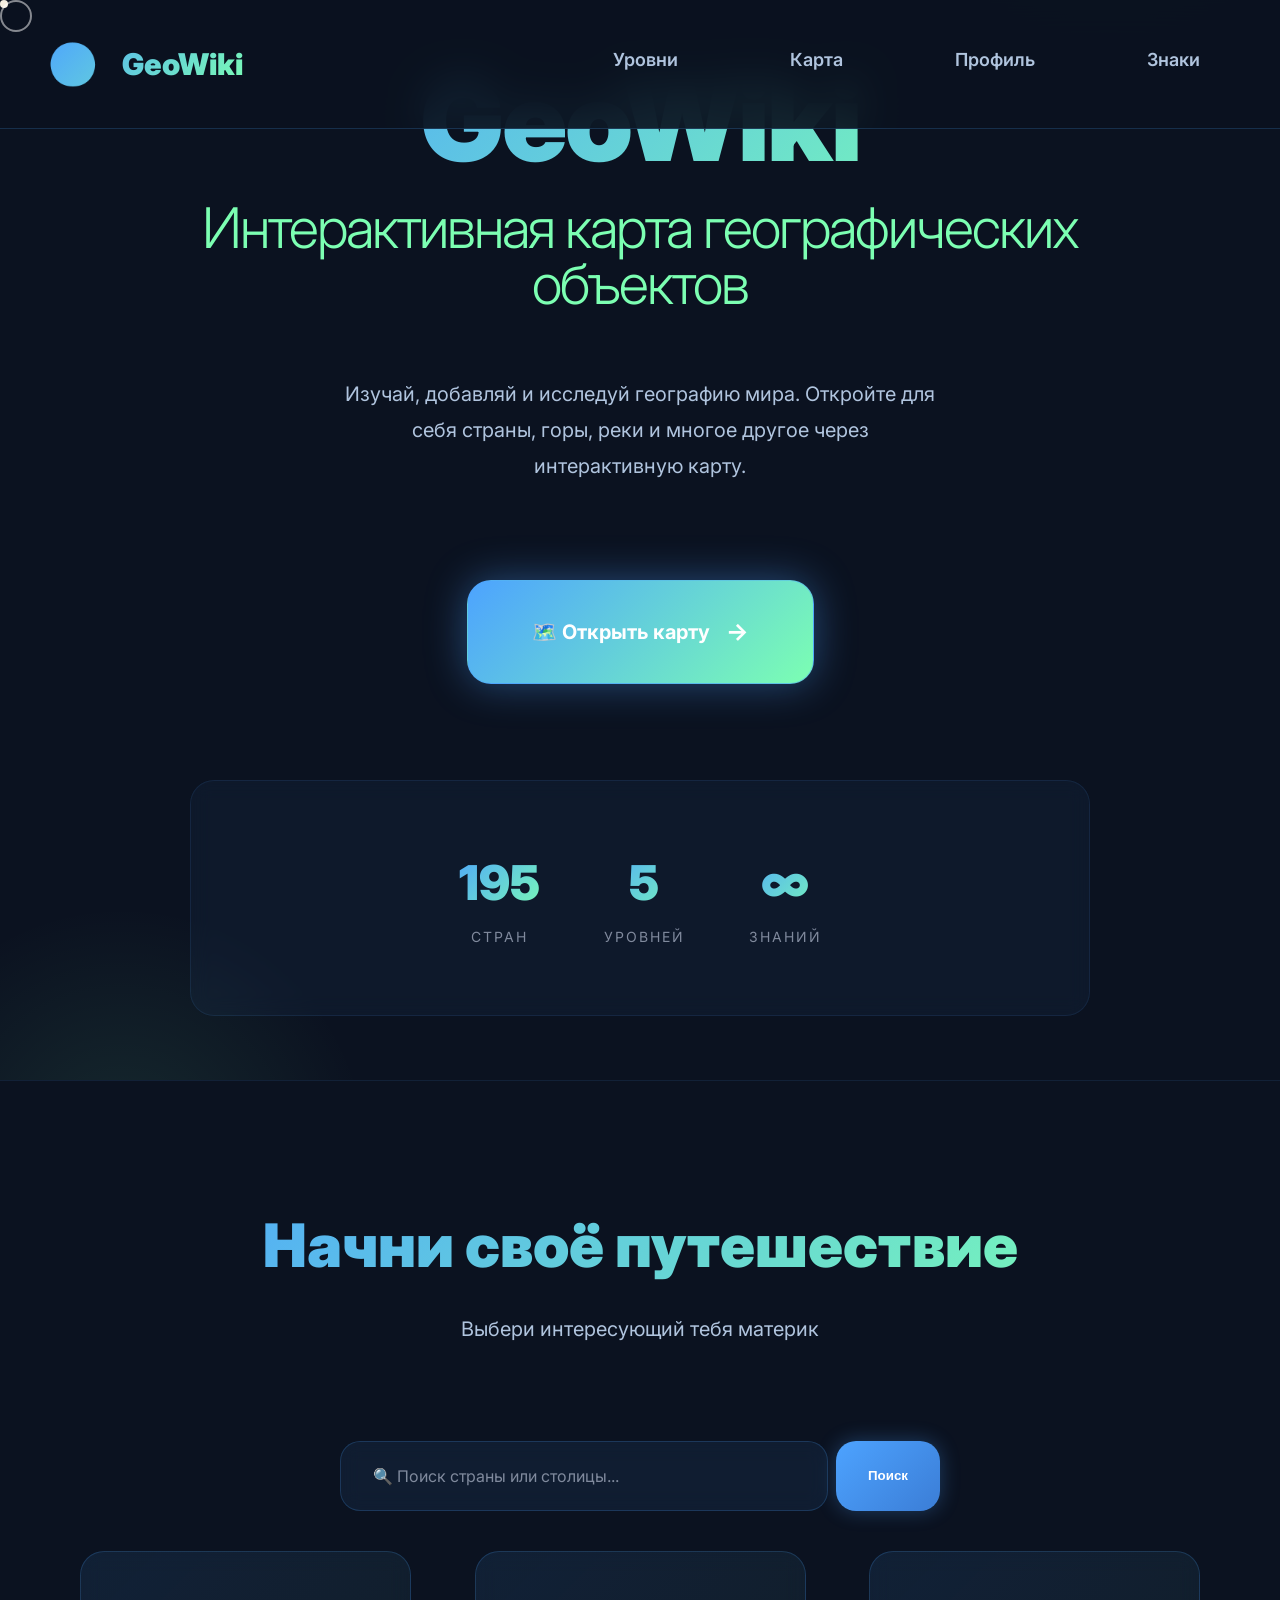
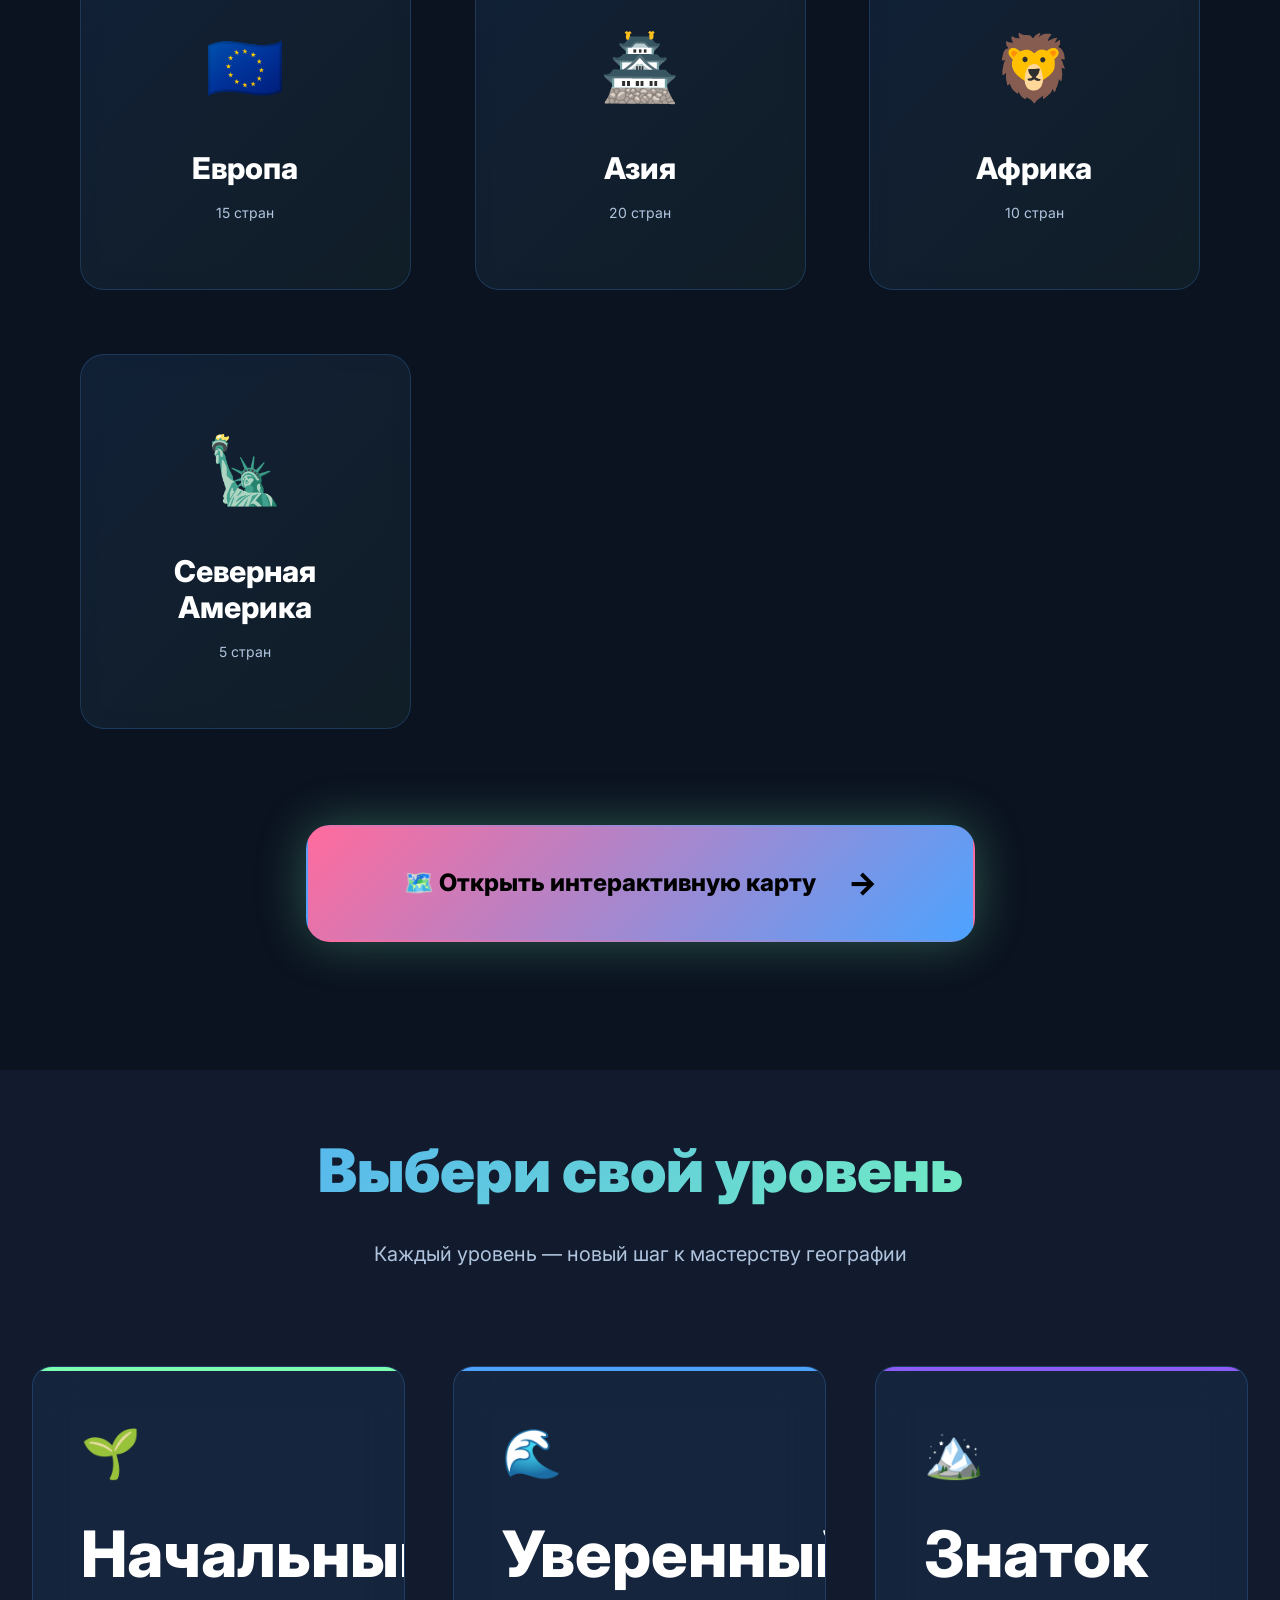
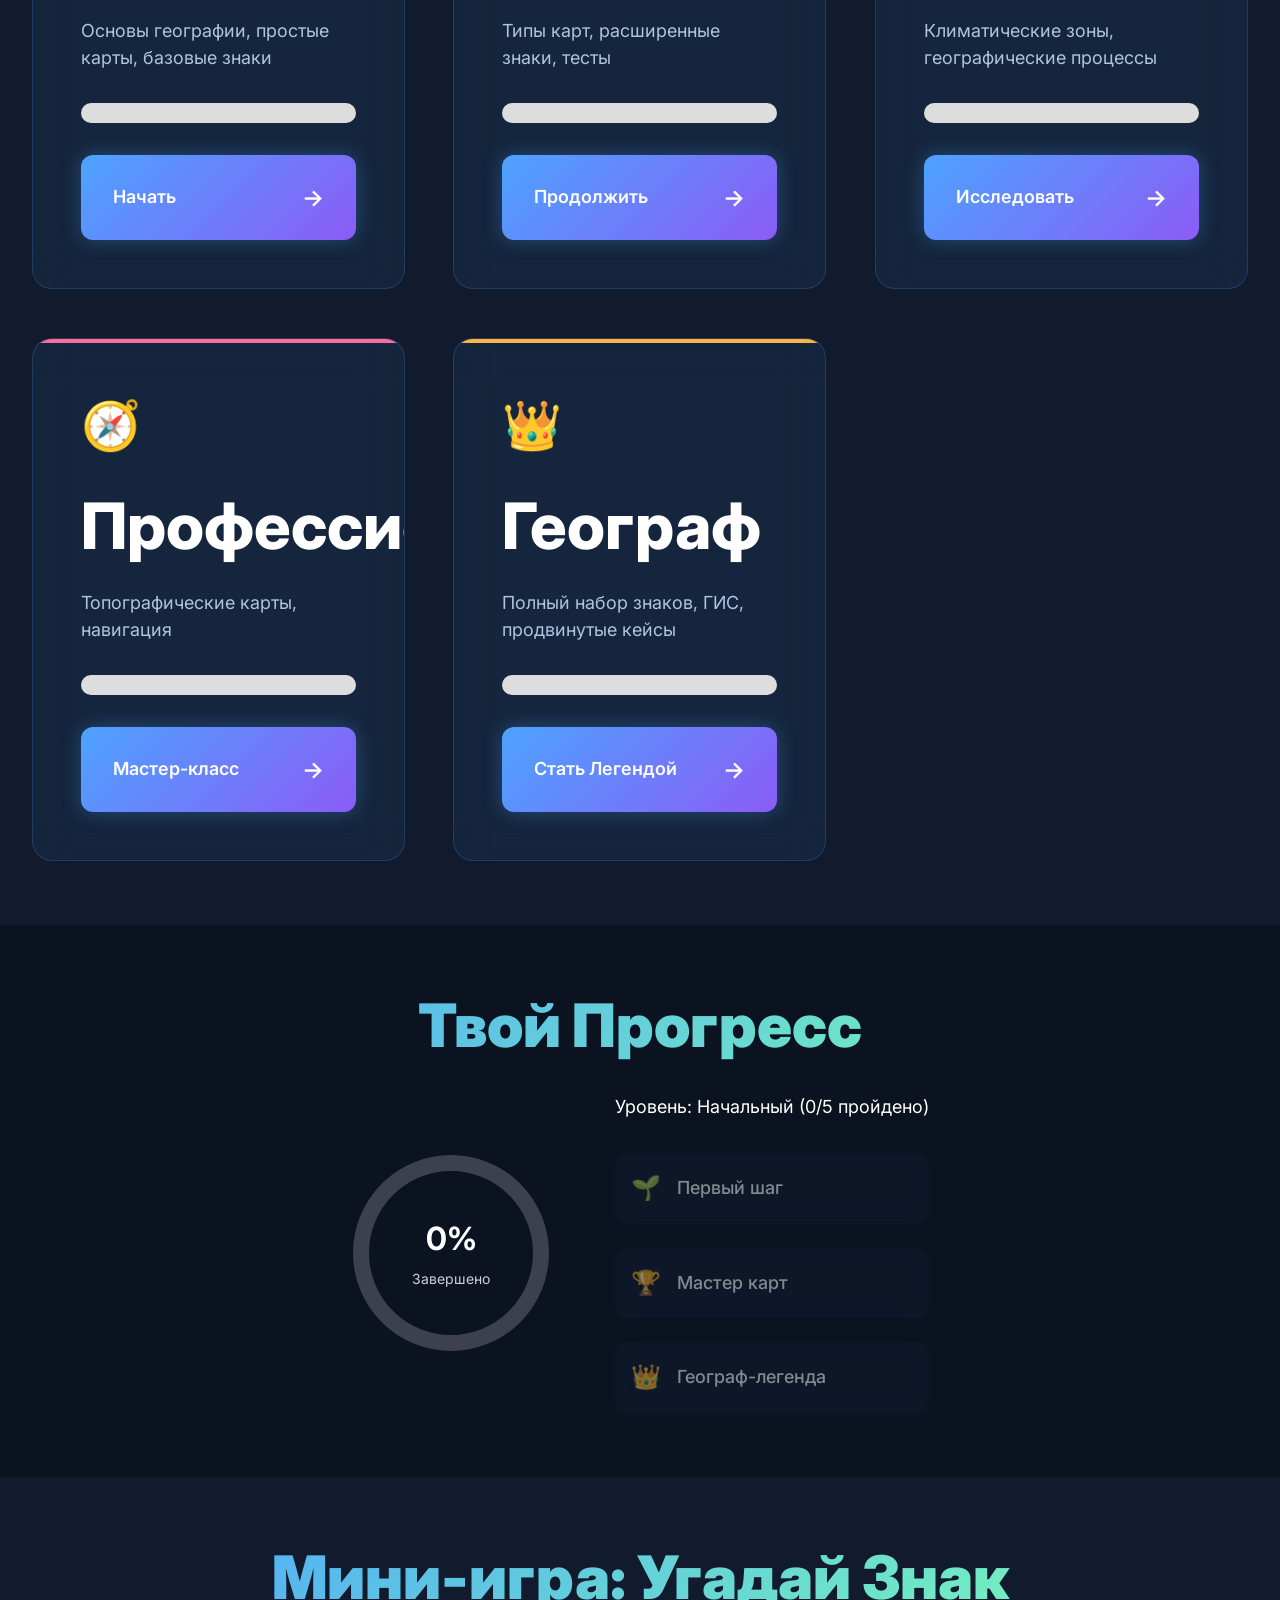
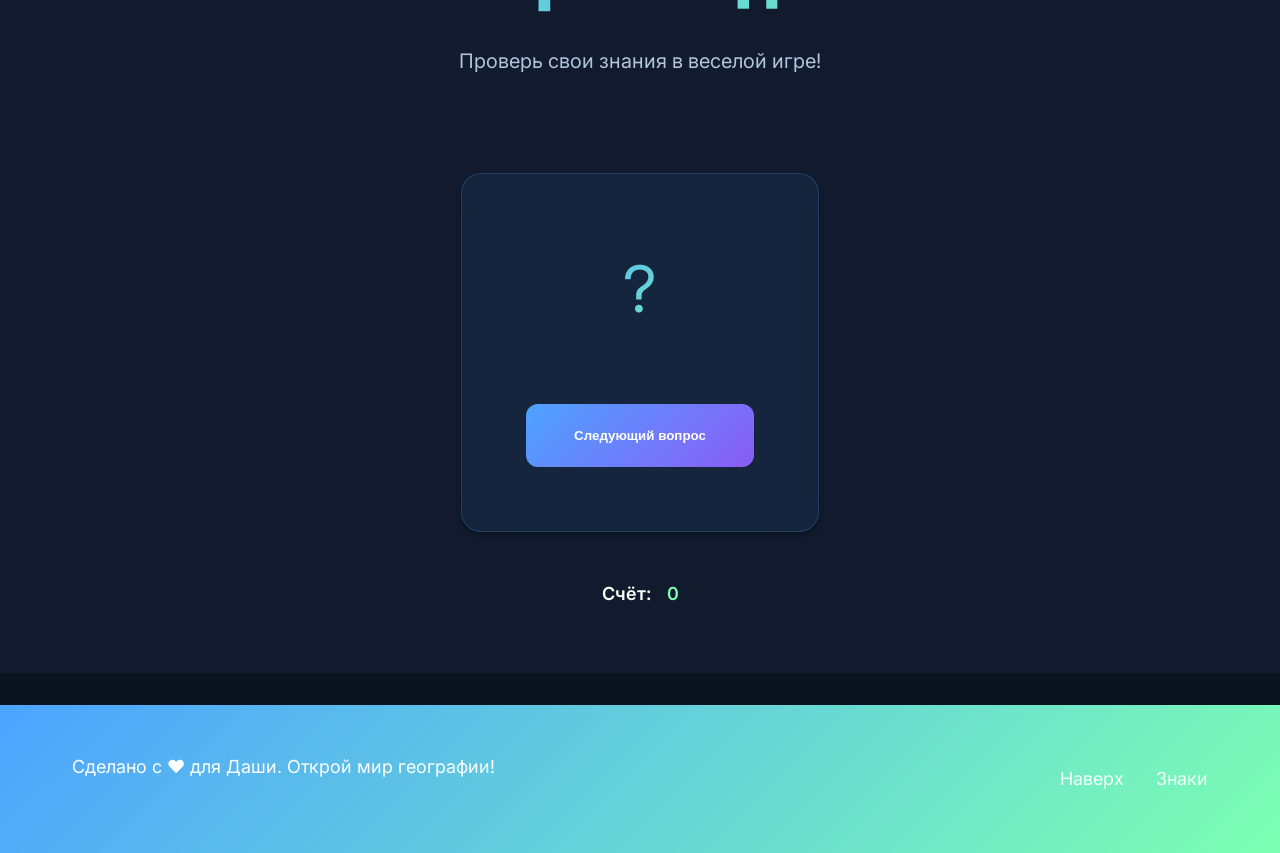
<file: index.html>
<!DOCTYPE html>
<html lang="ru">
<head>
    <meta charset="UTF-8">
    <meta name="viewport" content="width=device-width, initial-scale=1.0">
    <title>GeoWiki - Интерактивная карта географических объектов мира</title>
    <meta name="description" content="GeoWiki — интерактивная карта географических объектов. Изучай, добавляй и исследуй географию мира. Исследуй страны, горы, реки и другие географические объекты.">
    <meta name="keywords" content="география, карта мира, географические объекты, страны, интерактивная карта, образование">
    <meta name="author" content="GeoWiki Team">
    <meta name="robots" content="index, follow">
    <meta property="og:title" content="GeoWiki - Интерактивная карта географических объектов">
    <meta property="og:description" content="Изучай, добавляй и исследуй географию мира. Интерактивная карта с информацией о странах, горах, реках и других географических объектах.">
    <meta property="og:image" content="https://your-domain.com/preview.jpg">
    <meta property="og:url" content="https://your-domain.com">
    <meta property="og:type" content="website">
    <meta name="twitter:card" content="summary_large_image">
    <meta name="twitter:title" content="GeoWiki - Премиум Образовательный Сайт по Географии">
    <meta name="twitter:description" content="Интерактивная образовательная платформа по географии с wow-эффектами.">
    <meta name="twitter:image" content="https://your-domain.com/preview.jpg">
    <link rel="icon" href="data:image/svg+xml,<svg xmlns='http://www.w3.org/2000/svg' viewBox='0 0 100 100'><text y='.9em' font-size='90'>🌍</text></svg>">
    <link rel="stylesheet" href="css/design-system.css?v=20260407">
    <link rel="stylesheet" href="css/style.css?v=20260407">
    <link href="https://fonts.googleapis.com/css2?family=Inter:wght@300;400;500;600;700;800&display=swap" rel="stylesheet">
</head>
<body>
    <!-- Custom Cursor -->
    <div class="cursor"></div>
    <div class="cursor-follower"></div>

    <!-- Анимированный фон -->
    <div class="animated-bg"></div>

    <header>
        <nav class="glass-nav">
            <div class="nav-container">
                <div class="logo">
                    <span class="logo-icon">🌍</span>
                    <span class="logo-text">GeoWiki</span>
                </div>
                <ul class="nav-links">
                    <li><a href="#levels" class="nav-link">Уровни</a></li>
                    <li><a href="map.html" class="nav-link">Карта</a></li>
                    <li><a href="profile.html" class="nav-link">Профиль</a></li>
                    <li><a href="symbols/index.html" class="nav-link">Знаки</a></li>
                </ul>
            </div>
        </nav>
    </header>

    <main>
        <!-- Hero Section -->
        <section id="hero" class="hero-section">
            <div class="hero-content">
                <h1 class="hero-title">
                    <span class="hero-title-main">GeoWiki</span>
                    <span class="hero-title-sub">Интерактивная карта географических объектов</span>
                </h1>
                <p class="hero-subtitle">Изучай, добавляй и исследуй географию мира. Откройте для себя страны, горы, реки и многое другое через интерактивную карту.</p>
                <div class="hero-cta">
                    <a href="map.html" class="cta-button">
                        <span class="cta-text">🗺️ Открыть карту</span>
                        <span class="cta-arrow">→</span>
                    </a>
                </div>
                <div class="hero-stats">
                    <div class="stat">
                        <span class="stat-number">195</span>
                        <span class="stat-label">Стран</span>
                    </div>
                    <div class="stat">
                        <span class="stat-number">5</span>
                        <span class="stat-label">Уровней</span>
                    </div>
                    <div class="stat">
                        <span class="stat-number">∞</span>
                        <span class="stat-label">Знаний</span>
                    </div>
                </div>
            </div>
        </section>

        <!-- Quick Start Section -->
        <section id="explore" class="explore-section">
            <div class="section-container">
                <h2 class="section-title">Начни своё путешествие</h2>
                <p class="section-subtitle">Выбери интересующий тебя материк</p>
                
                <!-- Search Bar -->
                <div class="search-bar-container" style="margin-bottom: 40px;">
                    <div class="search-bar">
                        <input 
                            type="text" 
                            id="landing-search" 
                            class="search-input" 
                            placeholder="🔍 Поиск страны или столицы..." 
                            autocomplete="off">
                        <button id="landing-search-btn" class="search-btn">Поиск</button>
                        <div id="search-results" class="search-results" style="display: none;"></div>
                    </div>
                </div>

                <div class="continents-grid">
                    <div class="continent-card" data-continent="europe">
                        <div class="continent-icon">🇪🇺</div>
                        <h3>Европа</h3>
                        <p>15 стран</p>
                    </div>
                    <div class="continent-card" data-continent="asia">
                        <div class="continent-icon">🏯</div>
                        <h3>Азия</h3>
                        <p>20 стран</p>
                    </div>
                    <div class="continent-card" data-continent="africa">
                        <div class="continent-icon">🦁</div>
                        <h3>Африка</h3>
                        <p>10 стран</p>
                    </div>
                    <div class="continent-card" data-continent="americas">
                        <div class="continent-icon">🗽</div>
                        <h3>Северная Америка</h3>
                        <p>5 стран</p>
                    </div>
                </div>
                <div class="map-cta">
                    <a href="map.html" class="map-button">
                        <span>🗺️ Открыть интерактивную карту</span>
                        <span class="btn-arrow">→</span>
                    </a>
                </div>
            </div>
        </section>

        <!-- Levels Section -->
        <section id="levels" class="levels-section">
            <div class="section-container">
                <h2 class="section-title">Выбери свой уровень</h2>
                <p class="section-subtitle">Каждый уровень — новый шаг к мастерству географии</p>
                <div class="levels-grid">
                    <div class="level-card level-beginner" data-level="beginner">
                        <div class="card-glow"></div>
                        <div class="card-content">
                            <div class="level-icon">🌱</div>
                            <h3 class="level-title">Начальный</h3>
                            <p class="level-desc">Основы географии, простые карты, базовые знаки</p>
                            <div class="level-progress">
                                <div class="progress-bar">
                                    <div class="progress-fill" id="progress-beginner"></div>
                                </div>
                            </div>
                            <a href="levels/beginner.html" class="level-btn">
                                <span>Начать</span>
                                <span class="btn-arrow">→</span>
                            </a>
                        </div>
                    </div>
                    <div class="level-card level-confident" data-level="confident">
                        <div class="card-glow"></div>
                        <div class="card-content">
                            <div class="level-icon">🌊</div>
                            <h3 class="level-title">Уверенный</h3>
                            <p class="level-desc">Типы карт, расширенные знаки, тесты</p>
                            <div class="level-progress">
                                <div class="progress-bar">
                                    <div class="progress-fill" id="progress-confident"></div>
                                </div>
                            </div>
                            <a href="levels/confident.html" class="level-btn">
                                <span>Продолжить</span>
                                <span class="btn-arrow">→</span>
                            </a>
                        </div>
                    </div>
                    <div class="level-card level-expert" data-level="expert">
                        <div class="card-glow"></div>
                        <div class="card-content">
                            <div class="level-icon">🏔️</div>
                            <h3 class="level-title">Знаток</h3>
                            <p class="level-desc">Климатические зоны, географические процессы</p>
                            <div class="level-progress">
                                <div class="progress-bar">
                                    <div class="progress-fill" id="progress-expert"></div>
                                </div>
                            </div>
                            <a href="levels/expert.html" class="level-btn">
                                <span>Исследовать</span>
                                <span class="btn-arrow">→</span>
                            </a>
                        </div>
                    </div>
                    <div class="level-card level-pro" data-level="pro">
                        <div class="card-glow"></div>
                        <div class="card-content">
                            <div class="level-icon">🧭</div>
                            <h3 class="level-title">Профессионал</h3>
                            <p class="level-desc">Топографические карты, навигация</p>
                            <div class="level-progress">
                                <div class="progress-bar">
                                    <div class="progress-fill" id="progress-pro"></div>
                                </div>
                            </div>
                            <a href="levels/professional.html" class="level-btn">
                                <span>Мастер-класс</span>
                                <span class="btn-arrow">→</span>
                            </a>
                        </div>
                    </div>
                    <div class="level-card level-geo" data-level="geo">
                        <div class="card-glow"></div>
                        <div class="card-content">
                            <div class="level-icon">👑</div>
                            <h3 class="level-title">Географ</h3>
                            <p class="level-desc">Полный набор знаков, ГИС, продвинутые кейсы</p>
                            <div class="level-progress">
                                <div class="progress-bar">
                                    <div class="progress-fill" id="progress-geo"></div>
                                </div>
                            </div>
                            <a href="levels/geographer.html" class="level-btn">
                                <span>Стать Легендой</span>
                                <span class="btn-arrow">→</span>
                            </a>
                        </div>
                    </div>
                </div>
            </div>
        </section>

        <!-- Progress Section -->
        <section id="progress" class="progress-section">
            <div class="section-container">
                <h2 class="section-title">Твой Прогресс</h2>
                <div class="progress-container">
                    <div class="progress-circle">
                        <svg class="progress-svg" viewBox="0 0 100 100">
                            <circle class="progress-bg" cx="50" cy="50" r="45"></circle>
                            <circle class="progress-fill-circle" cx="50" cy="50" r="45" id="progressCircle"></circle>
                        </svg>
                        <div class="progress-text">
                            <span class="progress-percent" id="progressPercent">0%</span>
                            <span class="progress-label">Завершено</span>
                        </div>
                    </div>
                    <div class="progress-details">
                        <p id="progressText">Уровень: Начальный (0/5 пройдено)</p>
                        <div class="achievements">
                            <div class="achievement" id="achievement-1">
                                <span class="achievement-icon">🌱</span>
                                <span class="achievement-text">Первый шаг</span>
                            </div>
                            <div class="achievement" id="achievement-2">
                                <span class="achievement-icon">🏆</span>
                                <span class="achievement-text">Мастер карт</span>
                            </div>
                            <div class="achievement" id="achievement-3">
                                <span class="achievement-icon">👑</span>
                                <span class="achievement-text">Географ-легенда</span>
                            </div>
                        </div>
                    </div>
                </div>
            </div>
        </section>

        <!-- Mini Game Section -->
        <section id="mini-game" class="mini-game-section">
            <div class="section-container">
                <h2 class="section-title">Мини-игра: Угадай Знак</h2>
                <p class="section-subtitle">Проверь свои знания в веселой игре!</p>
                <div class="game-container">
                    <div class="game-card">
                        <div class="game-question" id="gameQuestion">?</div>
                        <div class="game-options" id="gameOptions">
                            <!-- Options will be populated by JS -->
                        </div>
                        <button class="game-btn" id="nextQuestion">Следующий вопрос</button>
                    </div>
                    <div class="game-score">
                        <span class="score-label">Счёт:</span>
                        <span class="score-value" id="gameScore">0</span>
                    </div>
                </div>
            </div>
        </section>
    </main>

    <footer class="footer">
        <div class="footer-content">
            <p>Сделано с ❤️ для Даши. Открой мир географии!</p>
            <div class="footer-links">
                <a href="#hero">Наверх</a>
                <a href="symbols/index.html">Знаки</a>
            </div>
        </div>
    </footer>

    <!-- Error Container (Hidden by default) -->
    <div id="error-container" class="error-container" style="display: none;">
        <div class="error-content">
            <div class="error-icon">⚠️</div>
            <h2 class="error-title">Ошибка загрузки</h2>
            <p class="error-message" id="error-message">Не удалось загрузить данные. Попробуйте ещё раз.</p>
            <button id="error-retry-btn" class="error-retry-btn">🔄 Перезагрузить</button>
        </div>
    </div>

    <!-- Empty State Container (Hidden by default) -->
    <div id="empty-state" class="empty-state" style="display: none;">
        <div class="empty-state-content">
            <div class="empty-state-icon">🌍</div>
            <h2 class="empty-state-title">Нет данных</h2>
            <p class="empty-state-message">Эта страница кажется пустой.</p>
            <a href="index.html" class="empty-state-button">← Вернуться на главную</a>
        </div>
    </div>

    <script src="js/main.js?v=20260407"></script>
    <script src="js/search.js?v=20260407"></script>
</body>
</html>
</file>
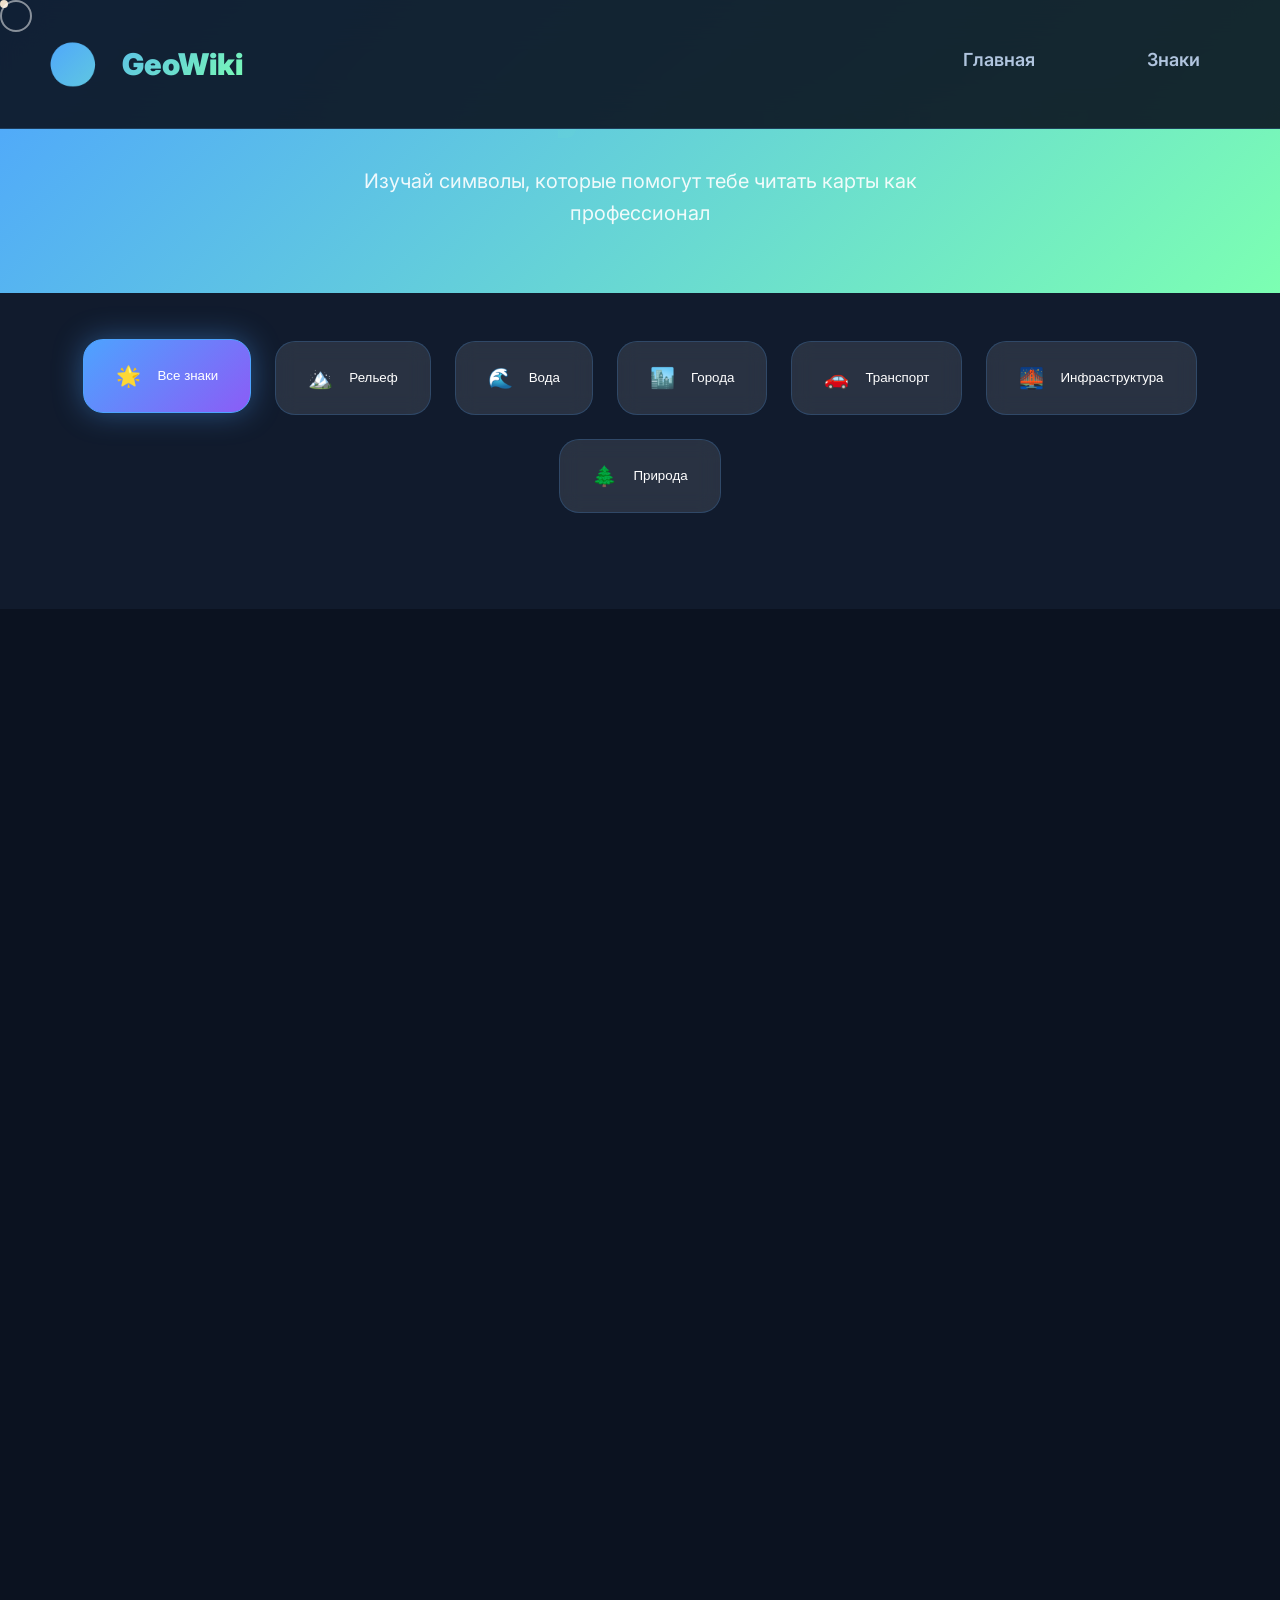
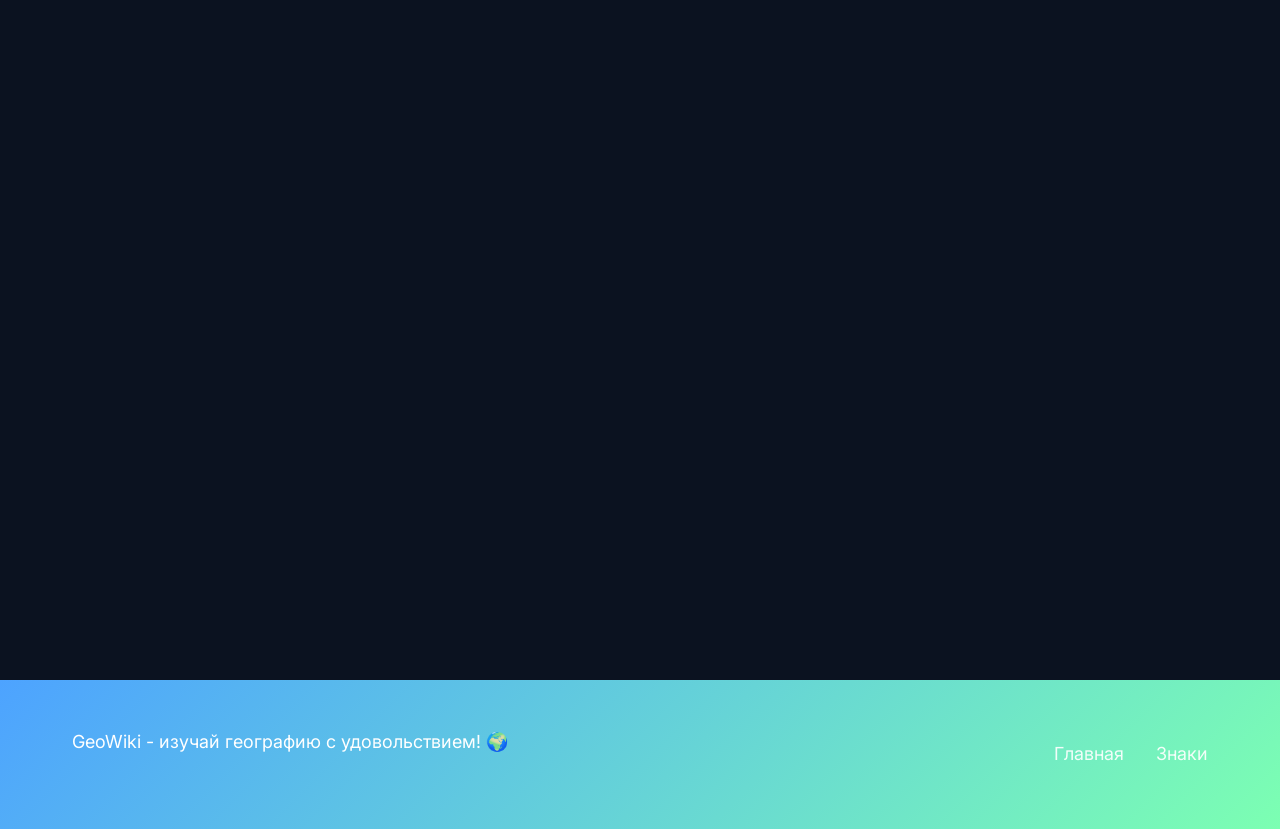
<file: symbols/index.html>
<!DOCTYPE html>
<html lang="ru">
<head>
    <meta charset="UTF-8">
    <meta name="viewport" content="width=device-width, initial-scale=1.0">
    <title>Условные знаки - GeoWiki</title>
    <link rel="stylesheet" href="../css/design-system.css?v=20260407">
    <link rel="stylesheet" href="../css/style.css?v=20260407">
    <link href="https://fonts.googleapis.com/css2?family=Inter:wght@300;400;500;600;700&display=swap" rel="stylesheet">
</head>
<body>
    <!-- Custom Cursor -->
    <div class="cursor"></div>
    <div class="cursor-follower"></div>

    <!-- Animated Background -->
    <div class="animated-bg"></div>

    <header>
        <nav class="glass-nav">
            <div class="nav-container">
                <div class="logo">
                    <span class="logo-icon">🌍</span>
                    <span class="logo-text">GeoWiki</span>
                </div>
                <ul class="nav-links">
                    <li><a href="../index.html" class="nav-link">Главная</a></li>
                    <li><a href="#filters" class="nav-link">Знаки</a></li>
                </ul>
            </div>
        </nav>
    </header>

    <main>
        <!-- Symbols Hero -->
        <section class="symbols-hero">
            <div class="section-container">
                <h1 class="symbols-title">🗺️ Каталог условных знаков</h1>
                <p class="symbols-subtitle">Изучай символы, которые помогут тебе читать карты как профессионал</p>
            </div>
        </section>

        <!-- Filters Section -->
        <section id="filters" class="filters-section">
            <div class="section-container">
                <div class="filter-buttons">
                    <button class="filter-btn active" data-filter="all">
                        <span class="filter-icon">🌟</span>
                        <span>Все знаки</span>
                    </button>
                    <button class="filter-btn" data-filter="relief">
                        <span class="filter-icon">🏔️</span>
                        <span>Рельеф</span>
                    </button>
                    <button class="filter-btn" data-filter="water">
                        <span class="filter-icon">🌊</span>
                        <span>Вода</span>
                    </button>
                    <button class="filter-btn" data-filter="cities">
                        <span class="filter-icon">🏙️</span>
                        <span>Города</span>
                    </button>
                    <button class="filter-btn" data-filter="transport">
                        <span class="filter-icon">🚗</span>
                        <span>Транспорт</span>
                    </button>
                    <button class="filter-btn" data-filter="infrastructure">
                        <span class="filter-icon">🌉</span>
                        <span>Инфраструктура</span>
                    </button>
                    <button class="filter-btn" data-filter="nature">
                        <span class="filter-icon">🌲</span>
                        <span>Природа</span>
                    </button>
                </div>
            </div>
        </section>

        <!-- Symbols Grid -->
        <section id="symbols" class="symbols-section">
            <div class="section-container">
                <div class="symbols-grid">
                    <!-- Рельеф -->
                    <div class="symbol-card reveal" data-category="relief">
                        <div class="symbol-emoji">🏔️</div>
                        <h3>Горы</h3>
                        <p>Высокие возвышенности земной поверхности</p>
                        <button class="symbol-btn" onclick="showModal('Горы', 'Высокие возвышенности земной поверхности. Обозначаются треугольниками или специальными значками. Горы могут быть разной высоты и формы.')">Подробнее</button>
                    </div>

                    <div class="symbol-card reveal" data-category="relief">
                        <div class="symbol-emoji">🌾</div>
                        <h3>Равнины</h3>
                        <p>Плоские или слабо холмистые участки</p>
                        <button class="symbol-btn" onclick="showModal('Равнины', 'Плоские или слабо холмистые участки земной поверхности. Равнины часто используются для сельского хозяйства.')">Подробнее</button>
                    </div>

                    <div class="symbol-card reveal" data-category="relief">
                        <div class="symbol-emoji">⛰️</div>
                        <h3>Скалы</h3>
                        <p>Крутые каменные образования</p>
                        <button class="symbol-btn" onclick="showModal('Скалы', 'Крутые каменные образования на поверхности земли. Скалы могут быть опасными для путешествий.')">Подробнее</button>
                    </div>

                    <!-- Вода -->
                    <div class="symbol-card reveal" data-category="water">
                        <div class="symbol-emoji">🌊</div>
                        <h3>Реки</h3>
                        <p>Текущие водные потоки</p>
                        <button class="symbol-btn" onclick="showModal('Реки', 'Текущие водные потоки. Реки могут быть широкими или узкими, глубокими или мелкими.')">Подробнее</button>
                    </div>

                    <div class="symbol-card reveal" data-category="water">
                        <div class="symbol-emoji">🏞️</div>
                        <h3>Озера</h3>
                        <p>Стоячие водоемы</p>
                        <button class="symbol-btn" onclick="showModal('Озера', 'Стоячие водоемы, окруженные сушей. Озера могут быть пресными или солеными.')">Подробнее</button>
                    </div>

                    <div class="symbol-card reveal" data-category="water">
                        <div class="symbol-emoji">🏖️</div>
                        <h3>Море</h3>
                        <p>Большие соленые водоемы</p>
                        <button class="symbol-btn" onclick="showModal('Море', 'Большие соленые водоемы. Моря соединяются с океанами и омывают берега континентов.')">Подробнее</button>
                    </div>

                    <!-- Города -->
                    <div class="symbol-card reveal" data-category="cities">
                        <div class="symbol-emoji">🏙️</div>
                        <h3>Города</h3>
                        <p>Крупные населенные пункты</p>
                        <button class="symbol-btn" onclick="showModal('Города', 'Крупные населенные пункты с большим количеством жителей. Города центры экономики и культуры.')">Подробнее</button>
                    </div>

                    <div class="symbol-card reveal" data-category="cities">
                        <div class="symbol-emoji">🏘️</div>
                        <h3>Деревни</h3>
                        <p>Маленькие населенные пункты</p>
                        <button class="symbol-btn" onclick="showModal('Деревни', 'Маленькие населенные пункты в сельской местности. Деревни часто окружены природой.')">Подробнее</button>
                    </div>

                    <!-- Транспорт -->
                    <div class="symbol-card reveal" data-category="transport">
                        <div class="symbol-emoji">🛤️</div>
                        <h3>Железные дороги</h3>
                        <p>Пути для поездов</p>
                        <button class="symbol-btn" onclick="showModal('Железные дороги', 'Пути для поездов. Железные дороги соединяют города и позволяют быстро перемещаться на дальние расстояния.')">Подробнее</button>
                    </div>

                    <div class="symbol-card reveal" data-category="transport">
                        <div class="symbol-emoji">🛣️</div>
                        <h3>Автодороги</h3>
                        <p>Пути для автомобилей</p>
                        <button class="symbol-btn" onclick="showModal('Автодороги', 'Пути для автомобилей. Автодороги могут быть скоростными магистралями или обычными трассами.')">Подробнее</button>
                    </div>

                    <div class="symbol-card reveal" data-category="transport">
                        <div class="symbol-emoji">✈️</div>
                        <h3>Аэропорты</h3>
                        <p>Места для самолетов</p>
                        <button class="symbol-btn" onclick="showModal('Аэропорты', 'Места для взлета и посадки самолетов. Аэропорты позволяют путешествовать по воздуху.')">Подробнее</button>
                    </div>

                    <!-- Инфраструктура -->
                    <div class="symbol-card reveal" data-category="infrastructure">
                        <div class="symbol-emoji">🌉</div>
                        <h3>Мосты</h3>
                        <p>Сооружения над водоемами</p>
                        <button class="symbol-btn" onclick="showModal('Мосты', 'Сооружения, позволяющие пересекать реки, овраги и другие препятствия.')">Подробнее</button>
                    </div>

                    <div class="symbol-card reveal" data-category="infrastructure">
                        <div class="symbol-emoji">🚇</div>
                        <h3>Тоннели</h3>
                        <p>Подземные проходы</p>
                        <button class="symbol-btn" onclick="showModal('Тоннели', 'Подземные проходы через горы или под водой. Тоннели позволяют сократить путь.')">Подробнее</button>
                    </div>

                    <!-- Природа -->
                    <div class="symbol-card reveal" data-category="nature">
                        <div class="symbol-emoji">🌲</div>
                        <h3>Леса</h3>
                        <p>Места с множеством деревьев</p>
                        <button class="symbol-btn" onclick="showModal('Леса', 'Места с множеством деревьев. Леса являются домом для многих животных и растений.')">Подробнее</button>
                    </div>

                    <div class="symbol-card reveal" data-category="nature">
                        <div class="symbol-emoji">🌳</div>
                        <h3>Парки</h3>
                        <p>Зеленые зоны отдыха</p>
                        <button class="symbol-btn" onclick="showModal('Парки', 'Зеленые зоны отдыха в городах. Парки предназначены для прогулок и отдыха.')">Подробнее</button>
                    </div>

                    <div class="symbol-card reveal" data-category="nature">
                        <div class="symbol-emoji">🏜️</div>
                        <h3>Пустыни</h3>
                        <p>Сухие безводные территории</p>
                        <button class="symbol-btn" onclick="showModal('Пустыни', 'Сухие безводные территории с экстремальными температурами. Пустыни могут быть песчаными или каменистыми.')">Подробнее</button>
                    </div>
                </div>
            </div>
        </section>
    </main>

    <!-- Modal Window -->
    <div id="modal" class="modal">
        <div class="modal-content">
            <div class="modal-header">
                <h2 id="modal-title"></h2>
                <span class="modal-close" onclick="closeModal()">&times;</span>
            </div>
            <div class="modal-body">
                <p id="modal-description"></p>
            </div>
        </div>
    </div>

    <footer class="footer">
        <div class="footer-content">
            <p>GeoWiki - изучай географию с удовольствием! 🌍</p>
            <div class="footer-links">
                <a href="../index.html">Главная</a>
                <a href="#filters">Знаки</a>
            </div>
        </div>
    </footer>

    <script src="../js/app.js?v=20260407" type="module"></script>
    <script src="../js/main.js?v=20260407"></script>
    <script src="../js/modal.js?v=20260407"></script>
    <script src="../js/filter.js?v=20260407"></script>
</body>
</html>
</file>
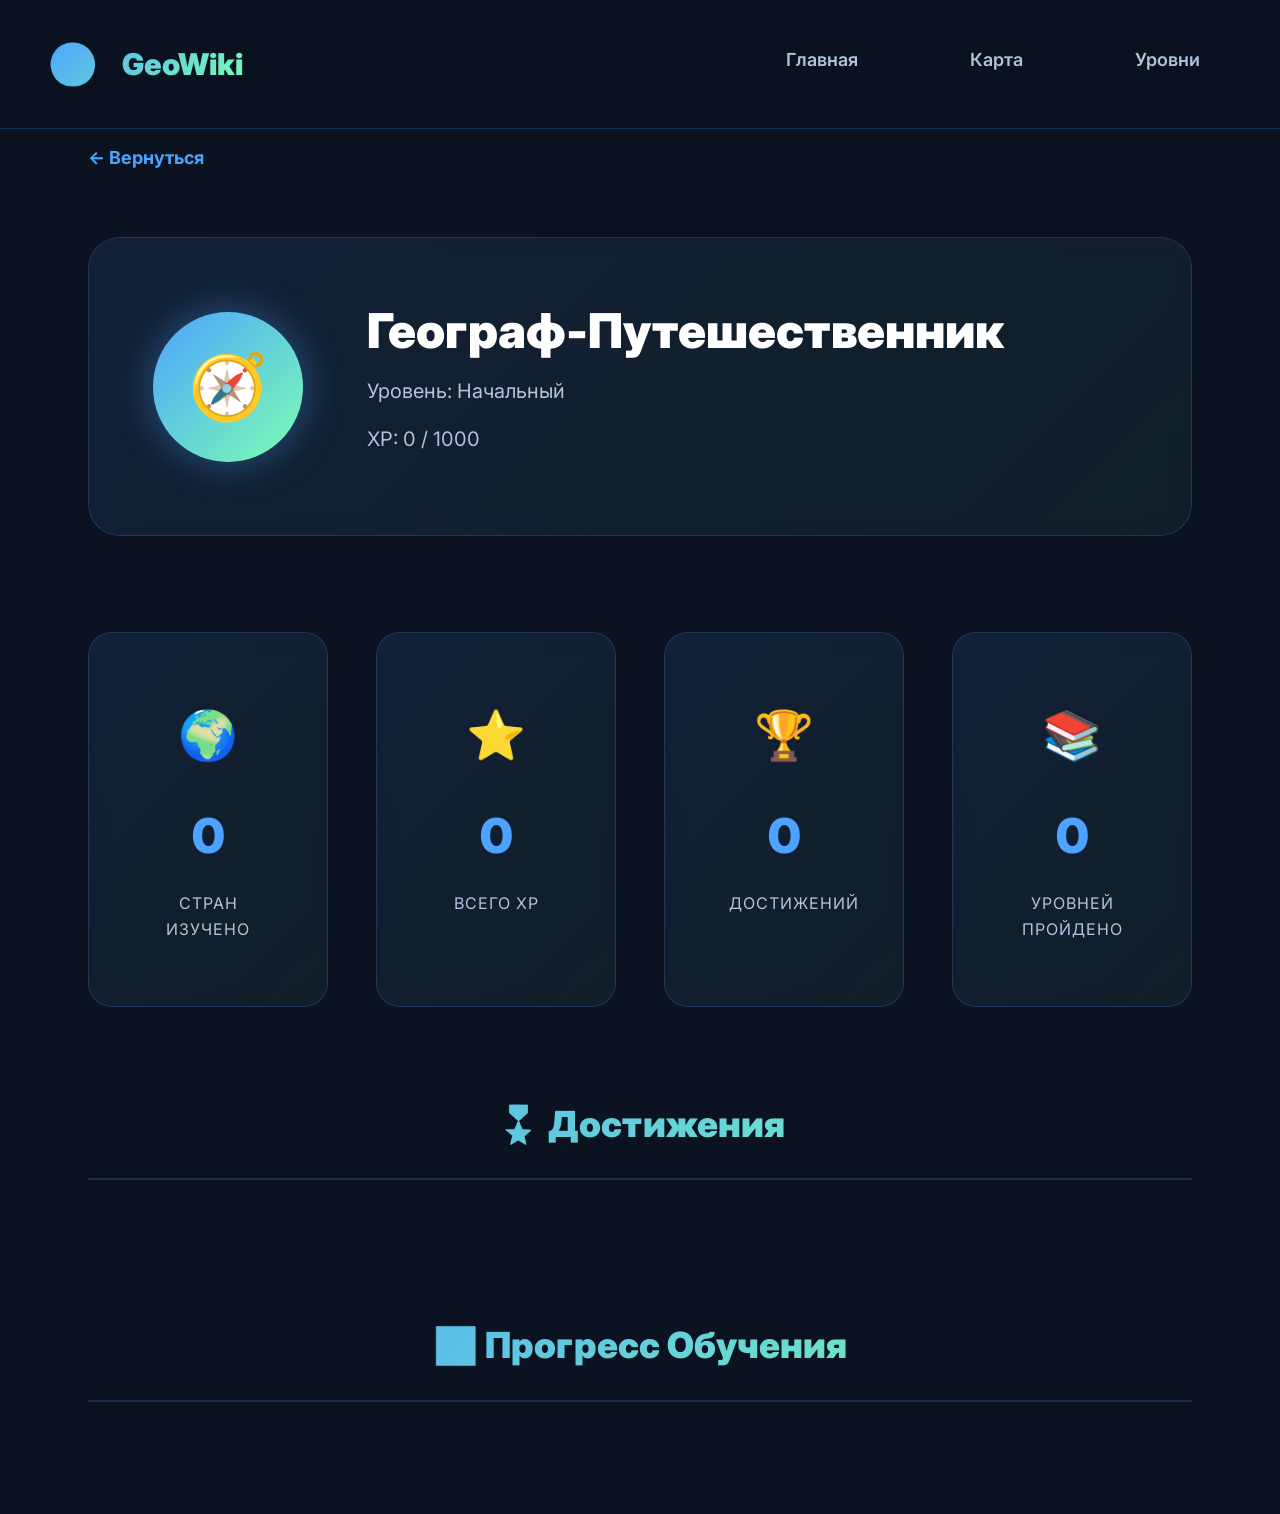
<file: profile.html>
<!DOCTYPE html>
<html lang="ru">
<head>
    <meta charset="UTF-8">
    <meta name="viewport" content="width=device-width, initial-scale=1.0">
    <title>Профиль - GeoWiki</title>
    <link rel="stylesheet" href="css/design-system.css?v=20260407">
    <link rel="stylesheet" href="css/style.css?v=20260407">
    <link href="https://fonts.googleapis.com/css2?family=Inter:wght@300;400;500;600;700;800;900&display=swap" rel="stylesheet">
    <style>
        body {
            padding-top: 80px;
        }

        .profile-container {
            max-width: 1200px;
            margin: 0 auto;
            padding: var(--spacing-2xl) var(--spacing-xl);
            min-height: 100vh;
        }

        .profile-header {
            display: grid;
            grid-template-columns: 150px 1fr;
            gap: var(--spacing-2xl);
            margin-bottom: var(--spacing-3xl);
            align-items: center;
            padding: var(--spacing-2xl);
            background: linear-gradient(135deg, rgba(77, 163, 255, 0.1) 0%, rgba(124, 255, 178, 0.05) 100%);
            border: 1px solid rgba(77, 163, 255, 0.2);
            border-radius: var(--border-radius-2xl);
            backdrop-filter: blur(10px);
        }

        .profile-avatar {
            width: 150px;
            height: 150px;
            background: var(--primary-gradient);
            border-radius: 50%;
            display: flex;
            align-items: center;
            justify-content: center;
            font-size: 4rem;
            box-shadow: 0 0 40px rgba(77, 163, 255, 0.4);
        }

        .profile-info h1 {
            font-size: var(--text-4xl);
            font-weight: 900;
            margin-bottom: var(--spacing-sm);
            color: white;
        }

        .profile-info p {
            font-size: var(--text-lg);
            color: var(--text-secondary);
            margin: var(--spacing-sm) 0;
        }

        .stats-overview {
            display: grid;
            grid-template-columns: repeat(auto-fit, minmax(200px, 1fr));
            gap: var(--spacing-xl);
            margin-bottom: var(--spacing-3xl);
        }

        .stat-box {
            padding: var(--spacing-2xl);
            background: linear-gradient(135deg, rgba(77, 163, 255, 0.1) 0%, rgba(124, 255, 178, 0.05) 100%);
            border: 1px solid rgba(77, 163, 255, 0.2);
            border-radius: var(--border-radius-xl);
            text-align: center;
            backdrop-filter: blur(10px);
        }

        .stat-box-icon {
            font-size: 3rem;
            margin-bottom: var(--spacing-md);
        }

        .stat-box-value {
            font-size: var(--text-4xl);
            font-weight: 900;
            color: var(--primary-color);
        }

        .stat-box-label {
            font-size: var(--text-sm);
            color: var(--text-secondary);
            margin-top: var(--spacing-sm);
            text-transform: uppercase;
            letter-spacing: 1px;
        }

        .section-title {
            font-size: var(--text-3xl);
            font-weight: 900;
            margin: var(--spacing-3xl) 0 var(--spacing-xl);
            color: white;
            border-bottom: 2px solid rgba(77, 163, 255, 0.2);
            padding-bottom: var(--spacing-lg);
        }

        .achievements-grid {
            display: grid;
            grid-template-columns: repeat(auto-fill, minmax(120px, 1fr));
            gap: var(--spacing-xl);
            margin-bottom: var(--spacing-3xl);
        }

        .achievement {
            padding: var(--spacing-lg);
            background: linear-gradient(135deg, rgba(77, 163, 255, 0.1) 0%, rgba(124, 255, 178, 0.05) 100%);
            border: 1px solid rgba(77, 163, 255, 0.2);
            border-radius: var(--border-radius-xl);
            text-align: center;
            cursor: pointer;
            transition: all 0.3s ease;
            opacity: 0.6;
        }

        .achievement.unlocked {
            opacity: 1;
            background: linear-gradient(135deg, rgba(124, 255, 178, 0.2) 0%, rgba(77, 163, 255, 0.1) 100%);
            border-color: rgba(124, 255, 178, 0.4);
            box-shadow: 0 0 30px rgba(124, 255, 178, 0.2);
        }

        .achievement-emoji {
            font-size: 2.5rem;
            margin-bottom: var(--spacing-sm);
        }

        .achievement-name {
            font-size: var(--text-sm);
            font-weight: 700;
            color: var(--text-secondary);
        }

        .achievement.unlocked .achievement-name {
            color: var(--secondary-color);
        }

        .progress-item {
            padding: var(--spacing-lg);
            background: linear-gradient(135deg, rgba(77, 163, 255, 0.1) 0%, rgba(124, 255, 178, 0.05) 100%);
            border: 1px solid rgba(77, 163, 255, 0.2);
            border-radius: var(--border-radius-xl);
            margin-bottom: var(--spacing-lg);
        }

        .progress-item-header {
            display: flex;
            justify-content: space-between;
            align-items: center;
            margin-bottom: var(--spacing-md);
        }

        .progress-item-title {
            font-weight: 700;
            color: white;
        }

        .progress-percentage {
            color: var(--primary-color);
            font-weight: 800;
        }

        .progress-bar {
            width: 100%;
            height: 8px;
            background: rgba(77, 163, 255, 0.1);
            border-radius: 4px;
            overflow: hidden;
        }

        .progress-fill {
            height: 100%;
            background: var(--primary-gradient);
            border-radius: 4px;
            transition: width 0.3s ease;
        }

        .back-button {
            display: inline-flex;
            align-items: center;
            gap: var(--spacing-sm);
            color: var(--primary-color);
            text-decoration: none;
            font-weight: 700;
            margin-bottom: var(--spacing-2xl);
            transition: all 0.3s ease;
        }

        .back-button:hover {
            gap: var(--spacing-md);
            color: var(--secondary-color);
        }

        @media (max-width: 768px) {
            .profile-header {
                grid-template-columns: 1fr;
                text-align: center;
            }

            .profile-avatar {
                width: 100px;
                height: 100px;
                font-size: 2.5rem;
            }
        }
    </style>
</head>
<body>
    <header>
        <nav class="glass-nav">
            <div class="nav-container">
                <div class="logo">
                    <span class="logo-icon">🌍</span>
                    <span class="logo-text">GeoWiki</span>
                </div>
                <ul class="nav-links">
                    <li><a href="index.html" class="nav-link">Главная</a></li>
                    <li><a href="map.html" class="nav-link">Карта</a></li>
                    <li><a href="index.html#levels" class="nav-link">Уровни</a></li>
                </ul>
            </div>
        </nav>
    </header>

    <div class="profile-container">
        <a href="index.html" class="back-button">← Вернуться</a>

        <div class="profile-header">
            <div class="profile-avatar">🧭</div>
            <div class="profile-info">
                <h1>Географ-Путешественник</h1>
                <p id="user-level">Уровень: Начальный</p>
                <p id="user-xp">XP: 0 / 1000</p>
            </div>
        </div>

        <div class="stats-overview">
            <div class="stat-box">
                <div class="stat-box-icon">🌍</div>
                <div class="stat-box-value" id="countries-explored">0</div>
                <div class="stat-box-label">Стран изучено</div>
            </div>
            <div class="stat-box">
                <div class="stat-box-icon">⭐</div>
                <div class="stat-box-value" id="total-xp">0</div>
                <div class="stat-box-label">Всего XP</div>
            </div>
            <div class="stat-box">
                <div class="stat-box-icon">🏆</div>
                <div class="stat-box-value" id="achievements-count">0</div>
                <div class="stat-box-label">Достижений</div>
            </div>
            <div class="stat-box">
                <div class="stat-box-icon">📚</div>
                <div class="stat-box-value" id="levels-completed">0</div>
                <div class="stat-box-label">Уровней пройдено</div>
            </div>
        </div>

        <h2 class="section-title">🎖️ Достижения</h2>
        <div class="achievements-grid" id="achievements">
            <!-- Генерируется JS -->
        </div>

        <h2 class="section-title">📊 Прогресс Обучения</h2>
        <div id="progress-list">
            <!-- Генерируется JS -->
        </div>
    </div>

    <script src="js/main.js?v=20260407"></script>
</body>
</html>
</file>
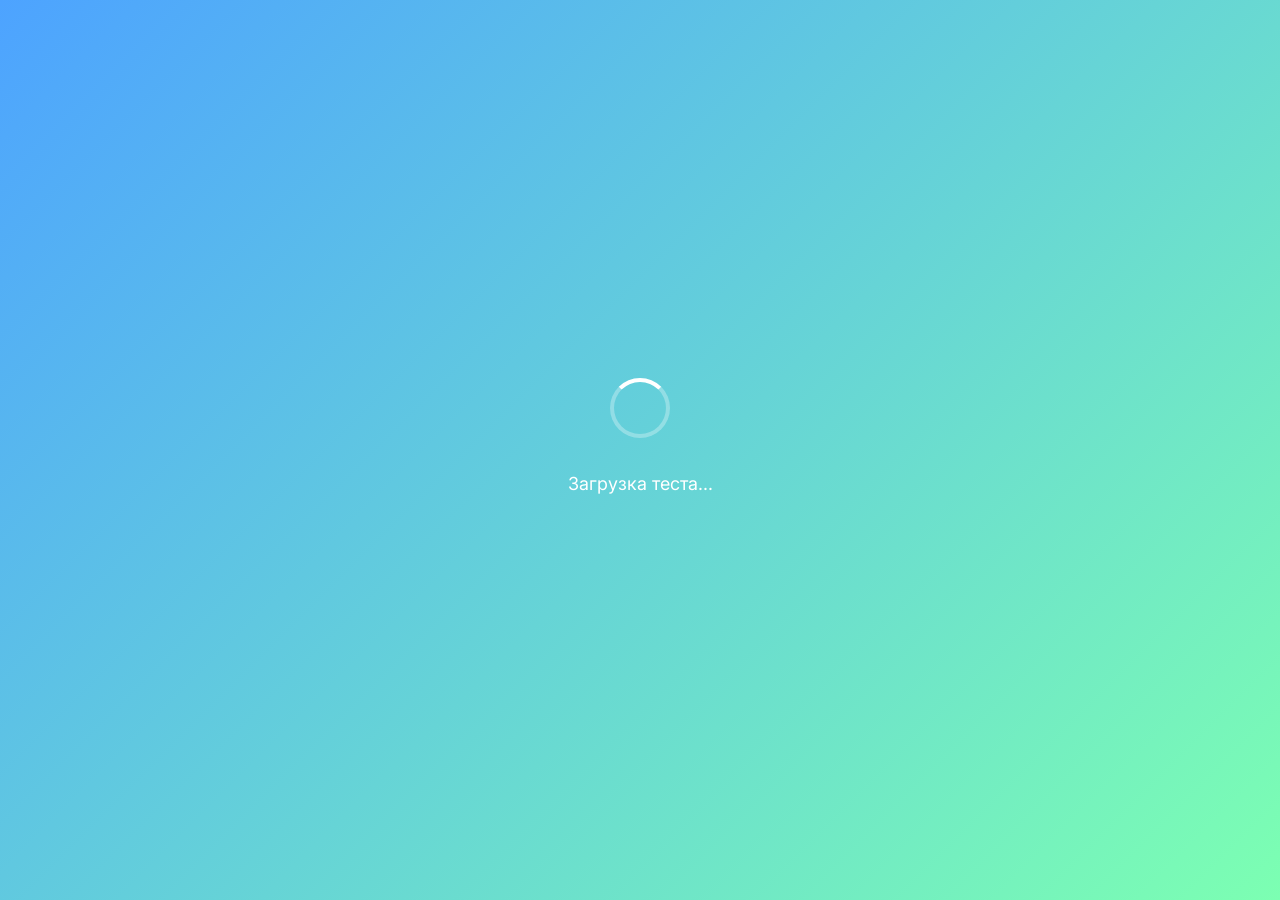
<file: quiz.html>
<!DOCTYPE html>
<html lang="ru">
<head>
    <meta charset="UTF-8">
    <meta name="viewport" content="width=device-width, initial-scale=1.0">
    <title>GeoWiki - Тест по географии</title>
    <meta name="description" content="Пройди тест по географии и проверь свои знания">
    <link rel="icon" href="data:image/svg+xml,<svg xmlns='http://www.w3.org/2000/svg' viewBox='0 0 100 100'><text y='.9em' font-size='90'>🌍</text></svg>">
    <link rel="stylesheet" href="css/design-system.css?v=20260407">
    <link rel="stylesheet" href="css/style.css?v=20260407">
    <link href="https://fonts.googleapis.com/css2?family=Inter:wght@300;400;500;600;700;800&display=swap" rel="stylesheet">
</head>
<body>
    <!-- Прелоадер -->
    <div id="preloader">
        <div class="preloader-content">
            <div class="spinner"></div>
            <p>Загрузка теста...</p>
        </div>
    </div>

    <!-- Custom Cursor -->
    <div class="cursor"></div>
    <div class="cursor-follower"></div>

    <!-- Анимированный фон -->
    <div class="animated-bg"></div>

    <header>
        <nav class="glass-nav">
            <div class="nav-container">
                <div class="logo">
                    <span class="logo-icon">🌍</span>
                    <span class="logo-text">GeoWiki</span>
                </div>
                <ul class="nav-links">
                    <li><a href="index.html" class="nav-link">Главная</a></li>
                    <li><a href="map.html" class="nav-link">Карта</a></li>
                    <li><a href="encyclopedia.html" class="nav-link">Энциклопедия</a></li>
                    <li><a href="profile.html" class="nav-link">Профиль</a></li>
                </ul>
            </div>
        </nav>
    </header>

    <main class="quiz-page">
        <div class="container">
            <div id="quiz-container" class="quiz-container">
                <!-- Quiz content will be generated by JavaScript -->
            </div>
        </div>
    </main>

    <!-- Scripts -->
    <script src="js/main.js"></script>
    <script src="js/quiz.js"></script>
</body>
</html>
</file>
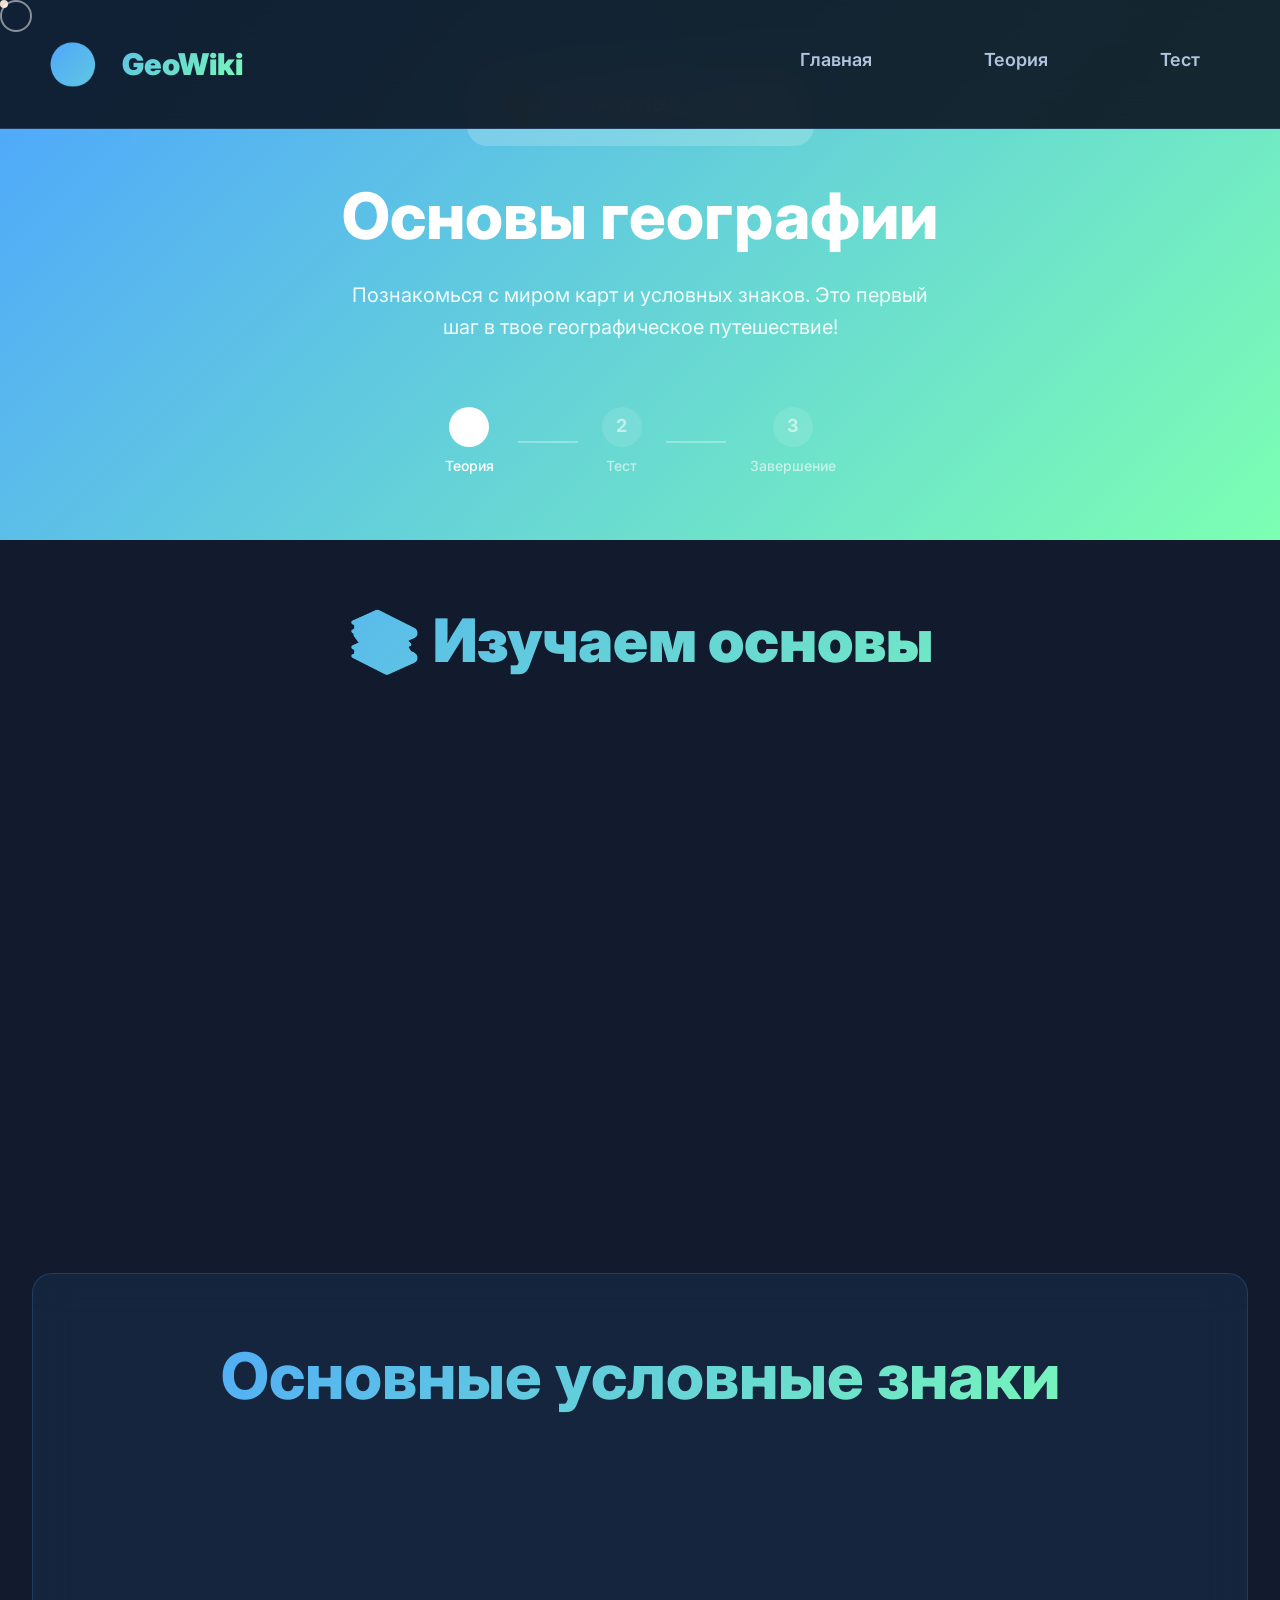
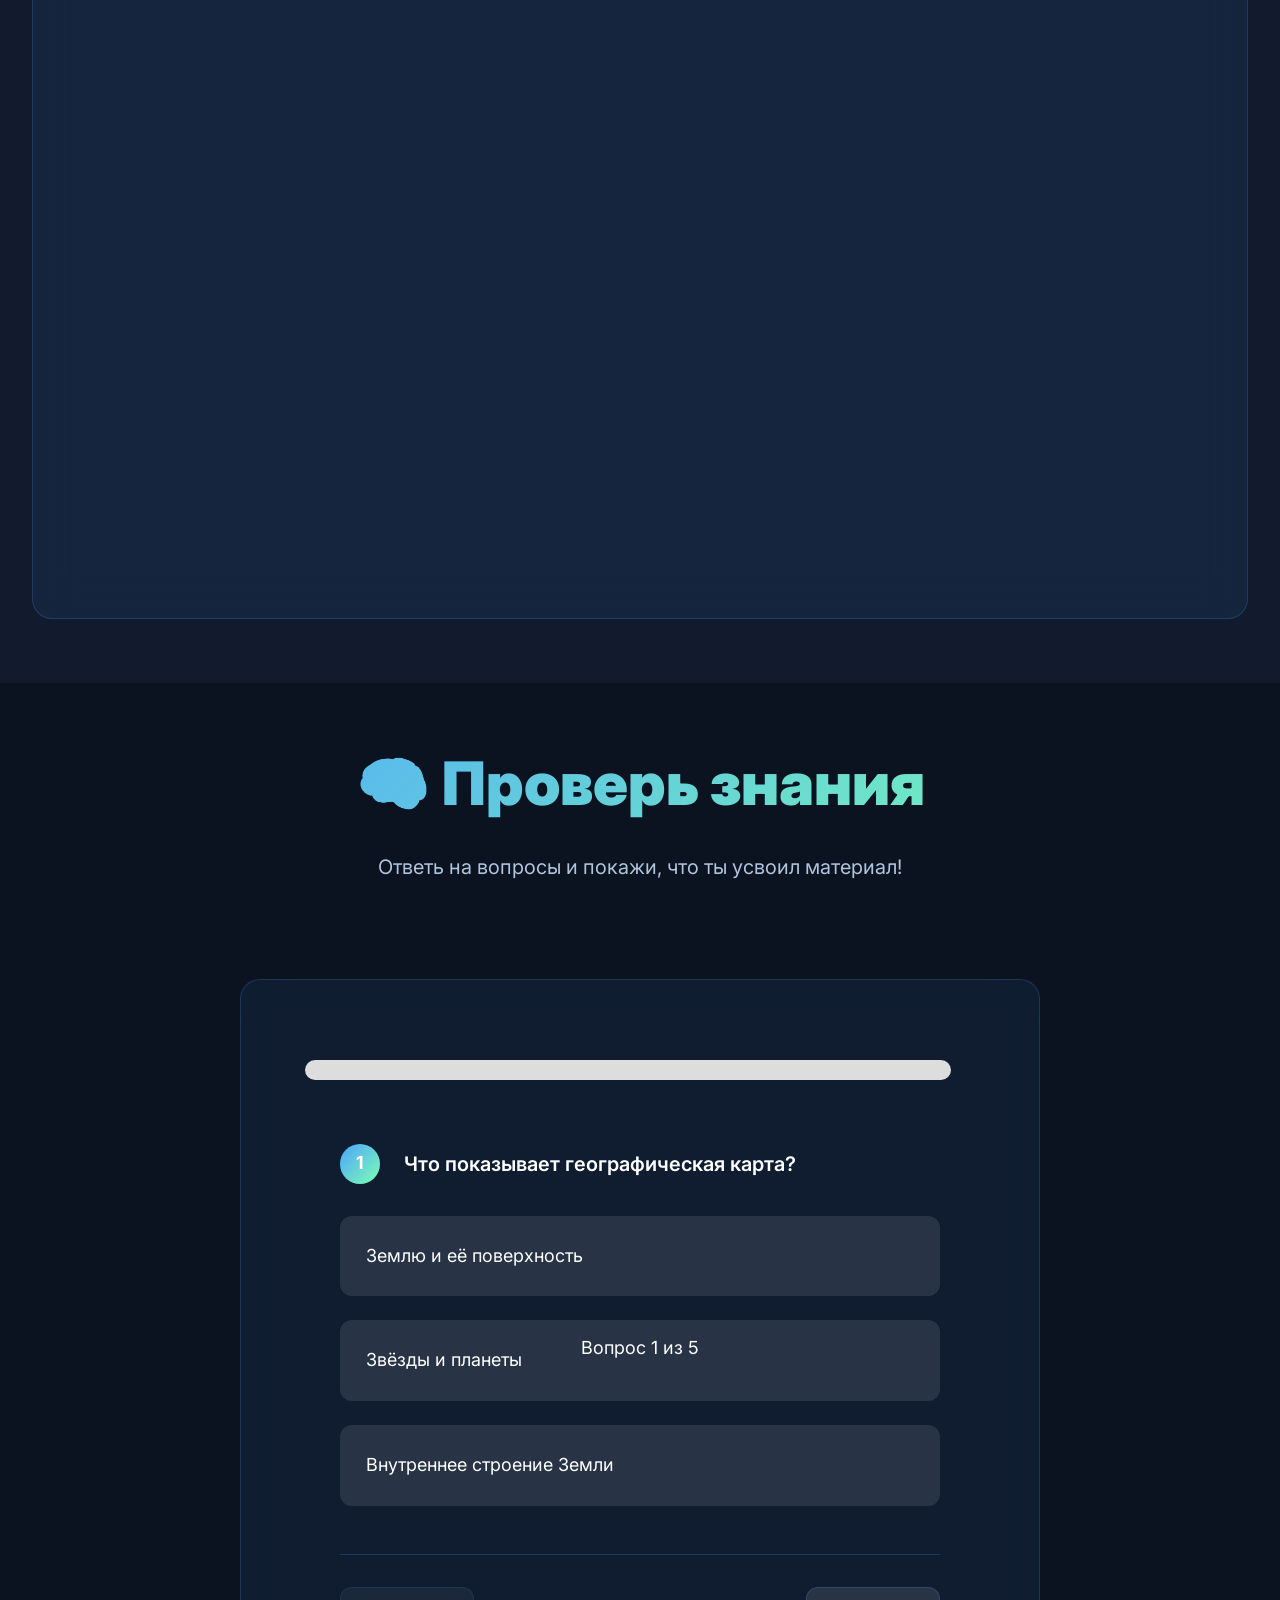
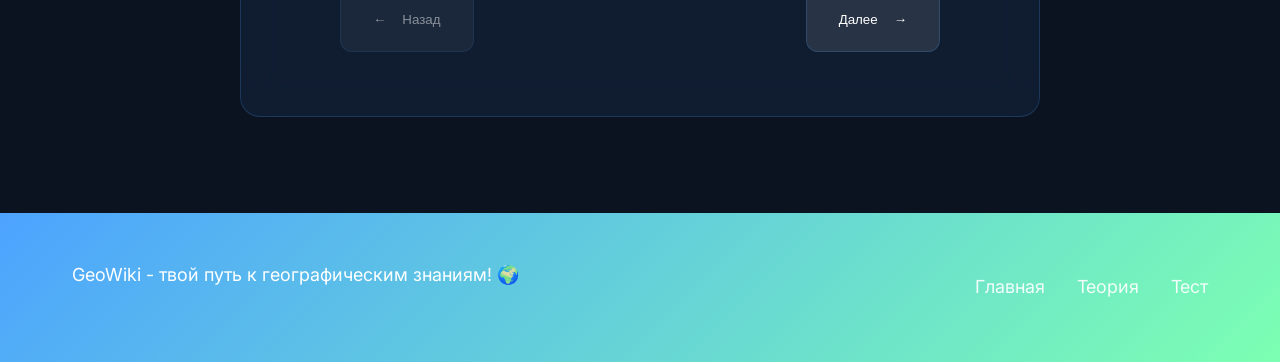
<file: levels/beginner.html>
<!DOCTYPE html>
<html lang="ru">
<head>
    <meta charset="UTF-8">
    <meta name="viewport" content="width=device-width, initial-scale=1.0">
    <title>Уровень: Начальный - GeoWiki</title>
    <link rel="stylesheet" href="../css/design-system.css?v=20260407">
    <link rel="stylesheet" href="../css/style.css?v=20260407">
    <link href="https://fonts.googleapis.com/css2?family=Inter:wght@300;400;500;600;700&display=swap" rel="stylesheet">
</head>
<body>
    <!-- Custom Cursor -->
    <div class="cursor"></div>
    <div class="cursor-follower"></div>

    <!-- Animated Background -->
    <div class="animated-bg"></div>

    <header>
        <nav class="glass-nav">
            <div class="nav-container">
                <div class="logo">
                    <span class="logo-icon">🌍</span>
                    <span class="logo-text">GeoWiki</span>
                </div>
                <ul class="nav-links">
                    <li><a href="../index.html" class="nav-link">Главная</a></li>
                    <li><a href="#theory" class="nav-link">Теория</a></li>
                    <li><a href="#practice" class="nav-link">Тест</a></li>
                </ul>
            </div>
        </nav>
    </header>

    <main>
        <!-- Level Hero -->
        <section class="level-hero">
            <div class="level-hero-content">
                <div class="level-badge">
                    <span class="level-icon-large">🌱</span>
                    <span class="level-name">Начальный уровень</span>
                </div>
                <h1 class="level-title">Основы географии</h1>
                <p class="level-description">Познакомься с миром карт и условных знаков. Это первый шаг в твое географическое путешествие!</p>
                <div class="level-progress-indicator">
                    <div class="progress-step active">
                        <span class="step-number">1</span>
                        <span class="step-label">Теория</span>
                    </div>
                    <div class="progress-connector"></div>
                    <div class="progress-step">
                        <span class="step-number">2</span>
                        <span class="step-label">Тест</span>
                    </div>
                    <div class="progress-connector"></div>
                    <div class="progress-step">
                        <span class="step-number">3</span>
                        <span class="step-label">Завершение</span>
                    </div>
                </div>
            </div>
        </section>

        <!-- Theory Section -->
        <section id="theory" class="theory-section">
            <div class="section-container">
                <h2 class="section-title">📚 Изучаем основы</h2>
                <div class="theory-grid">
                    <div class="theory-card reveal">
                        <div class="card-icon">🌍</div>
                        <h3>Что такое география?</h3>
                        <p>География - это увлекательная наука о Земле! Она рассказывает о поверхности нашей планеты, о том, где живут люди, какие растения и животные населяют разные уголки мира, и как все это связано между собой.</p>
                    </div>

                    <div class="theory-card reveal">
                        <div class="card-icon">🗺️</div>
                        <h3>Карты - наши помощники</h3>
                        <p>Карта - это специальное изображение Земли или её части. Она помогает нам найти нужное место, спланировать путешествие и понять, как устроен мир вокруг нас.</p>
                    </div>

                    <div class="theory-card reveal">
                        <div class="card-icon">🏔️</div>
                        <h3>Условные знаки</h3>
                        <p>На картах разные объекты обозначаются специальными значками. Эти значки называются условными знаками. Давай познакомимся с самыми важными!</p>
                    </div>
                </div>

                <div class="symbols-showcase">
                    <h3 class="symbols-title">Основные условные знаки</h3>
                    <div class="symbols-grid">
                        <div class="symbol-card reveal">
                            <div class="symbol-emoji">🏔️</div>
                            <h4>Горы</h4>
                            <p>Высокие места на Земле, покрытые снегом или камнями</p>
                        </div>
                        <div class="symbol-card reveal">
                            <div class="symbol-emoji">🌊</div>
                            <h4>Реки</h4>
                            <p>Текущая вода, которая несет жизнь и соединяет земли</p>
                        </div>
                        <div class="symbol-card reveal">
                            <div class="symbol-emoji">🏙️</div>
                            <h4>Города</h4>
                            <p>Места, где живут много людей и строят дома</p>
                        </div>
                        <div class="symbol-card reveal">
                            <div class="symbol-emoji">🌲</div>
                            <h4>Леса</h4>
                            <p>Места с множеством деревьев, где живут животные</p>
                        </div>
                        <div class="symbol-card reveal">
                            <div class="symbol-emoji">🛤️</div>
                            <h4>Железные дороги</h4>
                            <p>Пути для поездов, соединяющие города</p>
                        </div>
                        <div class="symbol-card reveal">
                            <div class="symbol-emoji">🏖️</div>
                            <h4>Пляжи</h4>
                            <p>Места у воды, где можно отдыхать и купаться</p>
                        </div>
                    </div>
                </div>
            </div>
        </section>

        <!-- Practice Section -->
        <section id="practice" class="practice-section">
            <div class="section-container">
                <h2 class="section-title">🧠 Проверь знания</h2>
                <p class="section-subtitle">Ответь на вопросы и покажи, что ты усвоил материал!</p>

                <div class="quiz-container">
                    <div class="quiz-progress">
                        <div class="progress-bar">
                            <div class="progress-fill" id="quiz-progress-fill"></div>
                        </div>
                        <span class="progress-text">Вопрос <span id="current-question">1</span> из 5</span>
                    </div>

                    <div id="quiz-container">
                        <div class="question-card active" id="q1">
                            <div class="question-header">
                                <span class="question-number">1</span>
                                <h3>Что показывает географическая карта?</h3>
                            </div>
                            <div class="question-options">
                                <label class="option">
                                    <input type="radio" name="q1" value="a">
                                    <span class="option-text">Землю и её поверхность</span>
                                </label>
                                <label class="option">
                                    <input type="radio" name="q1" value="b">
                                    <span class="option-text">Звёзды и планеты</span>
                                </label>
                                <label class="option">
                                    <input type="radio" name="q1" value="c">
                                    <span class="option-text">Внутреннее строение Земли</span>
                                </label>
                            </div>
                        </div>

                        <div class="question-card" id="q2">
                            <div class="question-header">
                                <span class="question-number">2</span>
                                <h3>Какой знак обозначает горы на карте?</h3>
                            </div>
                            <div class="question-options">
                                <label class="option">
                                    <input type="radio" name="q2" value="a">
                                    <span class="option-text">🌊</span>
                                </label>
                                <label class="option">
                                    <input type="radio" name="q2" value="b">
                                    <span class="option-text">🏔️</span>
                                </label>
                                <label class="option">
                                    <input type="radio" name="q2" value="c">
                                    <span class="option-text">🌲</span>
                                </label>
                            </div>
                        </div>

                        <div class="question-card" id="q3">
                            <div class="question-header">
                                <span class="question-number">3</span>
                                <h3>Где обычно растут деревья?</h3>
                            </div>
                            <div class="question-options">
                                <label class="option">
                                    <input type="radio" name="q3" value="a">
                                    <span class="option-text">В реках</span>
                                </label>
                                <label class="option">
                                    <input type="radio" name="q3" value="b">
                                    <span class="option-text">В лесах</span>
                                </label>
                                <label class="option">
                                    <input type="radio" name="q3" value="c">
                                    <span class="option-text">На пляжах</span>
                                </label>
                            </div>
                        </div>

                        <div class="question-card" id="q4">
                            <div class="question-header">
                                <span class="question-number">4</span>
                                <h3>Что обозначает знак 🏙️?</h3>
                            </div>
                            <div class="question-options">
                                <label class="option">
                                    <input type="radio" name="q4" value="a">
                                    <span class="option-text">Горы</span>
                                </label>
                                <label class="option">
                                    <input type="radio" name="q4" value="b">
                                    <span class="option-text">Город</span>
                                </label>
                                <label class="option">
                                    <input type="radio" name="q4" value="c">
                                    <span class="option-text">Реку</span>
                                </label>
                            </div>
                        </div>

                        <div class="question-card" id="q5">
                            <div class="question-header">
                                <span class="question-number">5</span>
                                <h3>Зачем нужны условные знаки на картах?</h3>
                            </div>
                            <div class="question-options">
                                <label class="option">
                                    <input type="radio" name="q5" value="a">
                                    <span class="option-text">Для красоты</span>
                                </label>
                                <label class="option">
                                    <input type="radio" name="q5" value="b">
                                    <span class="option-text">Чтобы показать, что находится на местности</span>
                                </label>
                                <label class="option">
                                    <input type="radio" name="q5" value="c">
                                    <span class="option-text">Чтобы запутать путешественников</span>
                                </label>
                            </div>
                        </div>

                        <div class="quiz-navigation">
                            <button id="prev-question" class="nav-btn" disabled>
                                <span>←</span> Назад
                            </button>
                            <button id="next-question" class="nav-btn">
                                Далее <span>→</span>
                            </button>
                            <button id="submit-quiz" class="nav-btn primary" style="display: none;">
                                Завершить тест
                            </button>
                        </div>
                    </div>

                    <div id="results" class="results-container" style="display: none;">
                        <div class="results-card">
                            <div class="results-header">
                                <h3>Результаты теста</h3>
                                <div class="results-score">
                                    <span class="score-number" id="score-number">0</span>
                                    <span class="score-total">/5</span>
                                </div>
                            </div>
                            <div class="results-message" id="results-message"></div>
                            <div class="results-actions">
                                <button id="retry-quiz" class="action-btn secondary">Пройти снова</button>
                                <button id="complete-level" class="action-btn primary" style="display: none;">Завершить уровень</button>
                            </div>
                        </div>
                    </div>
                </div>
            </div>
        </section>
    </main>

    <footer class="footer">
        <div class="footer-content">
            <p>GeoWiki - твой путь к географическим знаниям! 🌍</p>
            <div class="footer-links">
                <a href="../index.html">Главная</a>
                <a href="#theory">Теория</a>
                <a href="#practice">Тест</a>
            </div>
        </div>
    </footer>

    <script src="../js/app.js?v=20260407" type="module"></script>
    <script src="../js/main.js?v=20260407"></script>
    <script src="../js/progress.js?v=20260407"></script>
    <script src="../js/quiz.js?v=20260407"></script>
</body>
</html>
</file>
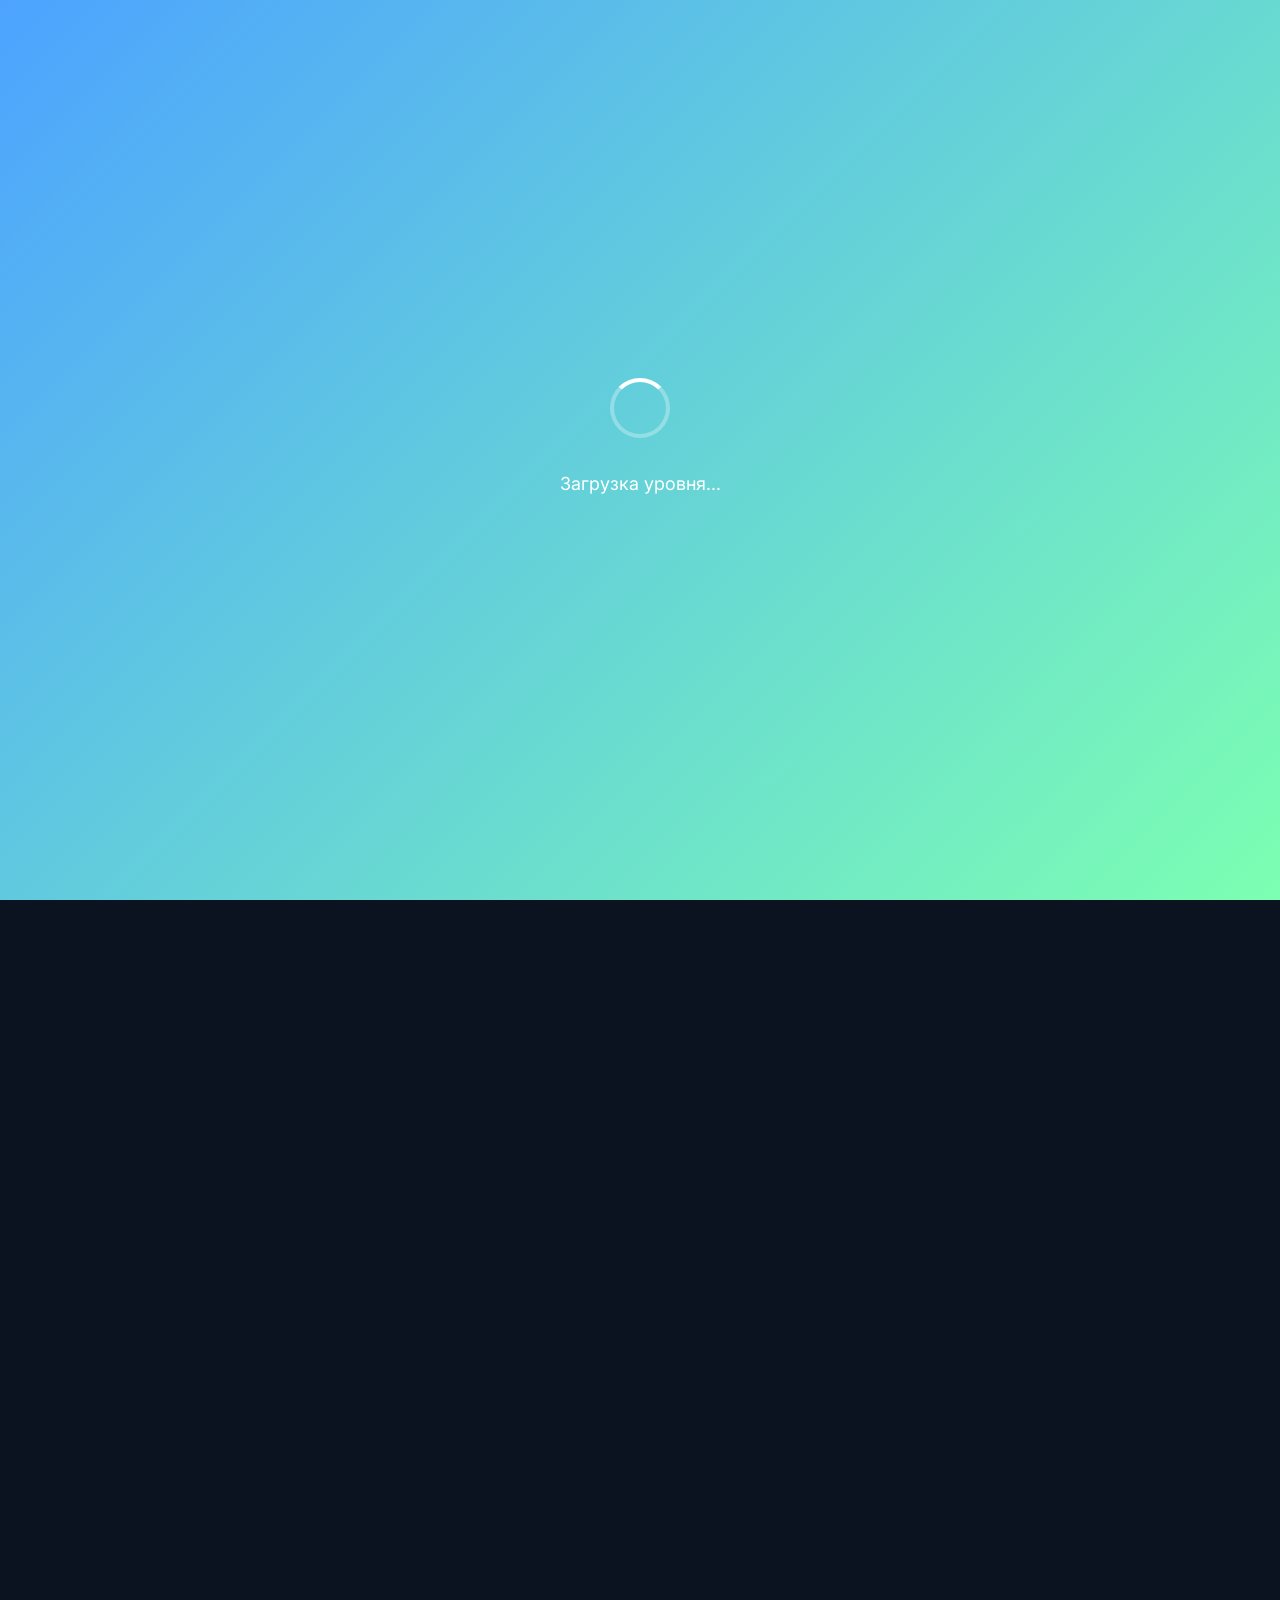
<file: levels/confident.html>
<!DOCTYPE html>
<html lang="ru">
<head>
    <meta charset="UTF-8">
    <meta name="viewport" content="width=device-width, initial-scale=1.0">
    <title>Уровень: Уверенный - GeoWiki</title>
    <link rel="stylesheet" href="../css/design-system.css?v=20260407">
    <link rel="stylesheet" href="../css/style.css?v=20260407">
    <link href="https://fonts.googleapis.com/css2?family=Inter:wght@300;400;500;600;700;800&display=swap" rel="stylesheet">
</head>
<body>
    <!-- Прелоадер -->
    <div id="preloader">
        <div class="preloader-content">
            <div class="spinner"></div>
            <p>Загрузка уровня...</p>
        </div>
    </div>

    <!-- Custom Cursor -->
    <div class="cursor"></div>
    <div class="cursor-follower"></div>

    <!-- Анимированный фон -->
    <div class="animated-bg"></div>

    <header>
        <nav class="glass-nav">
            <div class="nav-container">
                <a href="../index.html" class="logo">
                    <span class="logo-icon">🌍</span>
                    <span class="logo-text">GeoWiki</span>
                </a>
                <ul class="nav-links">
                    <li><a href="../index.html" class="nav-link">Главная</a></li>
                    <li><a href="../symbols/index.html" class="nav-link">Знаки</a></li>
                </ul>
            </div>
        </nav>
    </header>

    <main>
        <!-- Level Hero -->
        <section class="level-hero">
            <div class="level-hero-content">
                <div class="level-badge">
                    <span class="level-icon-large">🚀</span>
                    <span class="level-name">Уверенный</span>
                </div>
                <h1 class="level-title">Продвинутые Концепции</h1>
                <p class="level-description">Изучаем сложные картографические проекции, анализ рельефа и климатические зоны</p>
                <div class="level-progress-indicator">
                    <div class="progress-step active">
                        <div class="step-number">1</div>
                        <div class="step-label">Теория</div>
                    </div>
                    <div class="progress-connector"></div>
                    <div class="progress-step">
                        <div class="step-number">2</div>
                        <div class="step-label">Практика</div>
                    </div>
                    <div class="progress-connector"></div>
                    <div class="progress-step">
                        <div class="step-number">3</div>
                        <div class="step-label">Тест</div>
                    </div>
                </div>
            </div>
        </section>

        <!-- Theory Section -->
        <section class="theory-section reveal">
            <div class="section-container">
                <h2 class="section-title">Теоретические Основы</h2>
                <div class="theory-grid">
                    <div class="theory-card">
                        <div class="card-icon">🗺️</div>
                        <h3>Картографические Проекции</h3>
                        <p>Изучаем различные способы проецирования сферической поверхности Земли на плоскость</p>
                    </div>
                    <div class="theory-card">
                        <div class="card-icon">🏔️</div>
                        <h3>Формы Рельефа</h3>
                        <p>Классификация и анализ гор, равнин, холмов и других форм земной поверхности</p>
                    </div>
                    <div class="theory-card">
                        <div class="card-icon">🌡️</div>
                        <h3>Климатические Зоны</h3>
                        <p>Понимание климатических поясов и их влияния на природные зоны</p>
                    </div>
                </div>
            </div>
        </section>

        <!-- Interactive Practice -->
        <section class="theory-section reveal">
            <div class="section-container">
                <h2 class="section-title">Интерактивная Практика</h2>
                <div class="symbols-showcase">
                    <h3 class="symbols-title">Условные Знаки Продвинутого Уровня</h3>
                    <div class="symbols-grid">
                        <div class="symbol-card">
                            <div class="symbol-emoji">🏔️</div>
                            <h4>Горы</h4>
                            <p>Вертикальная штриховка для обозначения высот</p>
                        </div>
                        <div class="symbol-card">
                            <div class="symbol-emoji">🌊</div>
                            <h4>Реки</h4>
                            <p>Синие линии различной толщины</p>
                        </div>
                        <div class="symbol-card">
                            <div class="symbol-emoji">🌲</div>
                            <h4>Леса</h4>
                            <p>Зеленые значки деревьев</p>
                        </div>
                        <div class="symbol-card">
                            <div class="symbol-emoji">🏙️</div>
                            <h4>Города</h4>
                            <p>Красные квадраты с названиями</p>
                        </div>
                    </div>
                </div>
            </div>
        </section>

        <!-- Quiz Section -->
        <section class="theory-section reveal">
            <div class="section-container">
                <h2 class="section-title">Проверь Знания</h2>
                <div class="quiz-container">
                    <div class="quiz-card">
                        <div class="quiz-header">
                            <h3>Тест: Продвинутые Знаки</h3>
                            <div class="quiz-progress">
                                <span class="current-question">1</span> / <span class="total-questions">10</span>
                            </div>
                        </div>
                        <div class="quiz-body">
                            <div class="question" id="question">
                                <p>Какой условный знак используется для обозначения гор на карте?</p>
                            </div>
                            <div class="options" id="options">
                                <button class="option-btn" data-answer="A">Красные точки</button>
                                <button class="option-btn" data-answer="B">Вертикальная штриховка</button>
                                <button class="option-btn" data-answer="C">Голубые круги</button>
                                <button class="option-btn" data-answer="D">Желтые треугольники</button>
                            </div>
                        </div>
                        <div class="quiz-footer">
                            <button class="quiz-btn" id="nextBtn" disabled>Следующий вопрос</button>
                        </div>
                    </div>
                    <div class="quiz-results" id="results" style="display: none;">
                        <h3>Результаты теста</h3>
                        <div class="score-display">
                            <span class="score">8/10</span>
                            <span class="percentage">80%</span>
                        </div>
                        <p class="feedback">Отличный результат! Ты готов перейти на следующий уровень.</p>
                        <button class="quiz-btn" onclick="location.href='../index.html'">Вернуться на главную</button>
                    </div>
                </div>
            </div>
        </section>
    </main>

    <script src="../js/app.js" type="module"></script>
    <script src="../js/main.js"></script>
    <script src="../js/quiz.js"></script>
    <script src="../js/progress.js"></script>
</body>
</html>
</file>
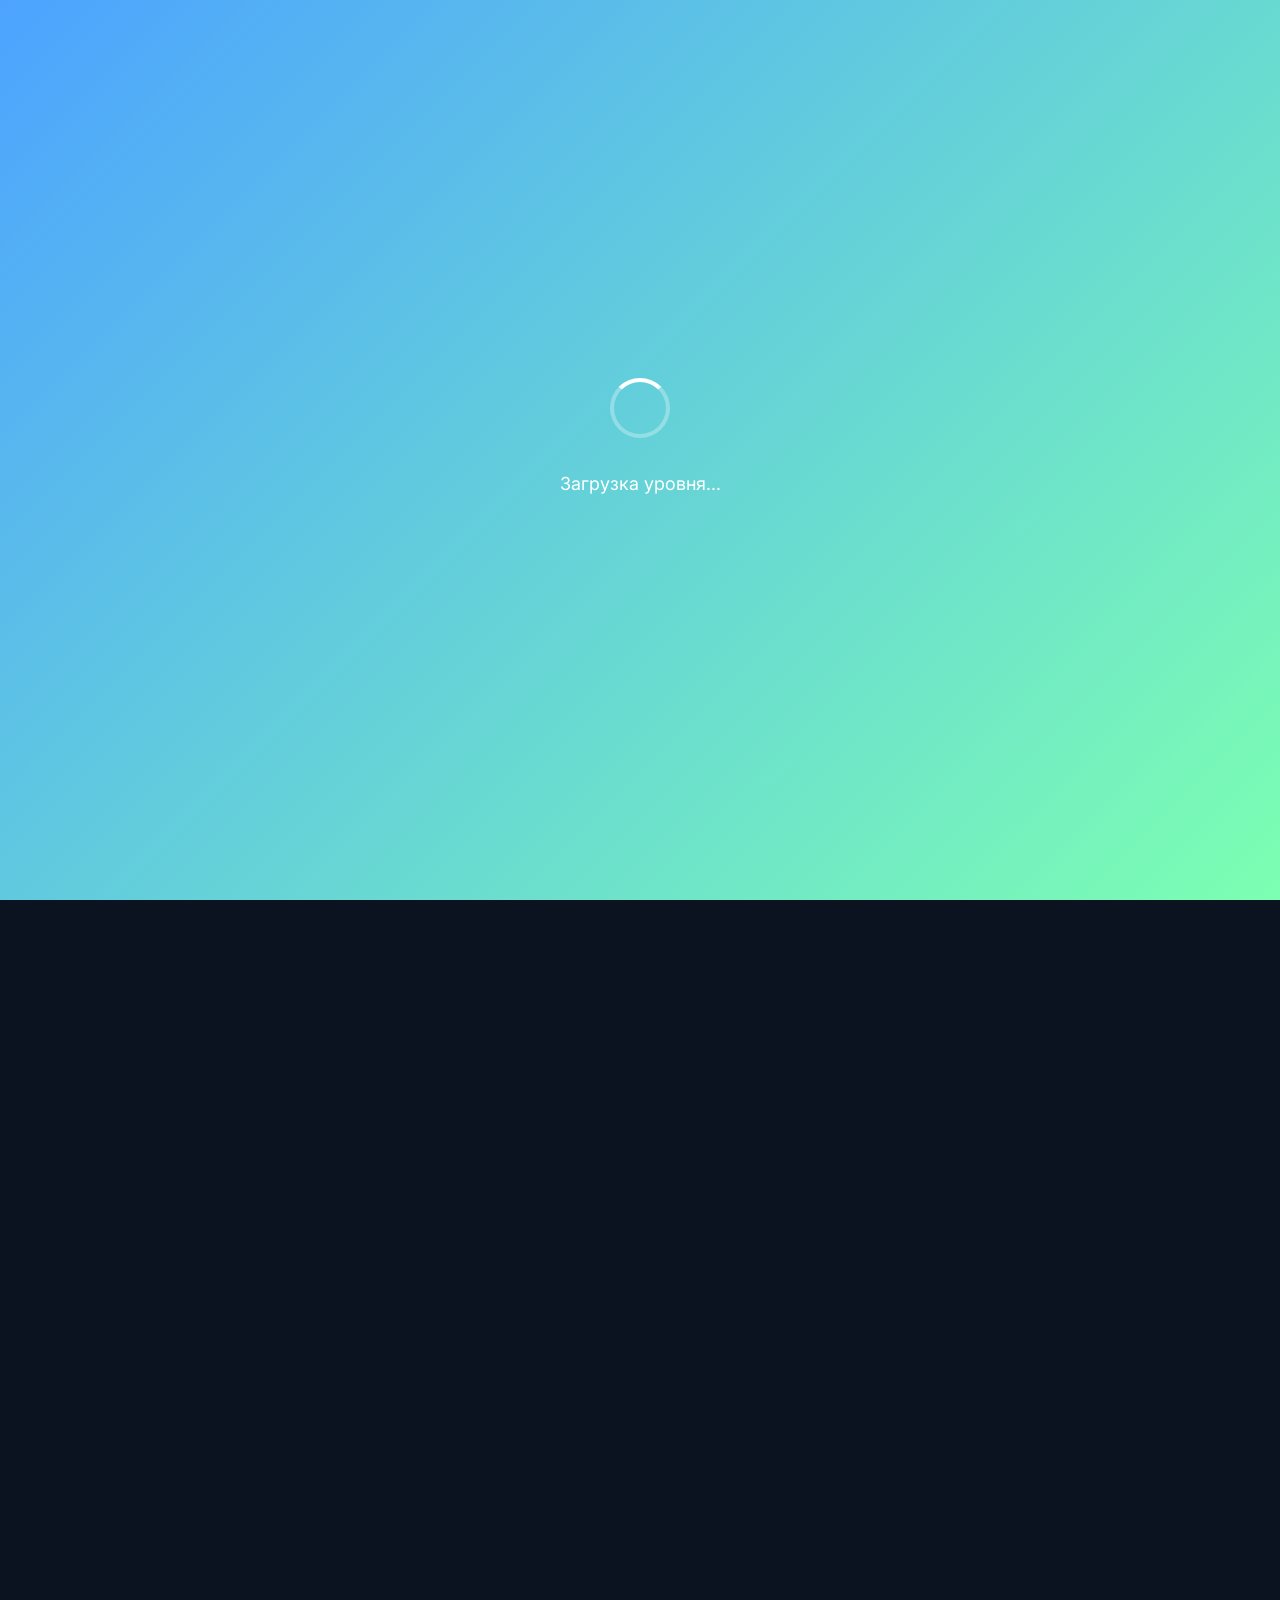
<file: levels/expert.html>
<!DOCTYPE html>
<html lang="ru">
<head>
    <meta charset="UTF-8">
    <meta name="viewport" content="width=device-width, initial-scale=1.0">
    <title>Уровень: Эксперт - GeoWiki</title>
    <link rel="stylesheet" href="../css/design-system.css?v=20260407">
    <link rel="stylesheet" href="../css/style.css?v=20260407">
    <link href="https://fonts.googleapis.com/css2?family=Inter:wght@300;400;500;600;700;800&display=swap" rel="stylesheet">
</head>
<body>
    <!-- Прелоадер -->
    <div id="preloader">
        <div class="preloader-content">
            <div class="spinner"></div>
            <p>Загрузка уровня...</p>
        </div>
    </div>

    <!-- Custom Cursor -->
    <div class="cursor"></div>
    <div class="cursor-follower"></div>

    <!-- Анимированный фон -->
    <div class="animated-bg"></div>

    <header>
        <nav class="glass-nav">
            <div class="nav-container">
                <a href="../index.html" class="logo">
                    <span class="logo-icon">🌍</span>
                    <span class="logo-text">GeoWiki</span>
                </a>
                <ul class="nav-links">
                    <li><a href="../index.html" class="nav-link">Главная</a></li>
                    <li><a href="../symbols/index.html" class="nav-link">Знаки</a></li>
                </ul>
            </div>
        </nav>
    </header>

    <main>
        <!-- Level Hero -->
        <section class="level-hero">
            <div class="level-hero-content">
                <div class="level-badge">
                    <span class="level-icon-large">🎯</span>
                    <span class="level-name">Эксперт</span>
                </div>
                <h1 class="level-title">Профессиональные Навыки</h1>
                <p class="level-description">Глубокое изучение топографии, геодезии и анализа пространственных данных</p>
                <div class="level-progress-indicator">
                    <div class="progress-step active">
                        <div class="step-number">1</div>
                        <div class="step-label">Теория</div>
                    </div>
                    <div class="progress-connector"></div>
                    <div class="progress-step">
                        <div class="step-number">2</div>
                        <div class="step-label">Анализ</div>
                    </div>
                    <div class="progress-connector"></div>
                    <div class="progress-step">
                        <div class="step-number">3</div>
                        <div class="step-label">Тест</div>
                    </div>
                </div>
            </div>
        </section>

        <!-- Theory Section -->
        <section class="theory-section reveal">
            <div class="section-container">
                <h2 class="section-title">Экспертные Знания</h2>
                <div class="theory-grid">
                    <div class="theory-card">
                        <div class="card-icon">📐</div>
                        <h3>Геодезия</h3>
                        <p>Измерение и картирование Земли, координатные системы</p>
                    </div>
                    <div class="theory-card">
                        <div class="card-icon">🛰️</div>
                        <h3>GIS Технологии</h3>
                        <p>Географические информационные системы и их применение</p>
                    </div>
                    <div class="theory-card">
                        <div class="card-icon">📊</div>
                        <h3>Анализ Данных</h3>
                        <p>Статистические методы анализа географической информации</p>
                    </div>
                </div>
            </div>
        </section>

        <!-- Advanced Practice -->
        <section class="theory-section reveal">
            <div class="section-container">
                <h2 class="section-title">Продвинутый Анализ</h2>
                <div class="symbols-showcase">
                    <h3 class="symbols-title">Специализированные Условные Знаки</h3>
                    <div class="symbols-grid">
                        <div class="symbol-card">
                            <div class="symbol-emoji">📍</div>
                            <h4>Координаты</h4>
                            <p>Точные географические координаты</p>
                        </div>
                        <div class="symbol-card">
                            <div class="symbol-emoji">🔺</div>
                            <h4>Триангуляция</h4>
                            <p>Геодезические пункты</p>
                        </div>
                        <div class="symbol-card">
                            <div class="symbol-emoji">📡</div>
                            <h4>GPS Станции</h4>
                            <p>Спутниковые станции позиционирования</p>
                        </div>
                        <div class="symbol-card">
                            <div class="symbol-emoji">🗺️</div>
                            <h4>Топографические</h4>
                            <p>Детальные топографические карты</p>
                        </div>
                    </div>
                </div>
            </div>
        </section>

        <!-- Expert Quiz -->
        <section class="theory-section reveal">
            <div class="section-container">
                <h2 class="section-title">Экспертный Тест</h2>
                <div class="quiz-container">
                    <div class="quiz-card">
                        <div class="quiz-header">
                            <h3>Тест: Профессиональные Знания</h3>
                            <div class="quiz-progress">
                                <span class="current-question">1</span> / <span class="total-questions">15</span>
                            </div>
                        </div>
                        <div class="quiz-body">
                            <div class="question" id="question">
                                <p>Что такое геодезическая высота?</p>
                            </div>
                            <div class="options" id="options">
                                <button class="option-btn" data-answer="A">Высота над уровнем моря</button>
                                <button class="option-btn" data-answer="B">Расстояние от центра Земли</button>
                                <button class="option-btn" data-answer="C">Высота относительно эллипсоида</button>
                                <button class="option-btn" data-answer="D">Абсолютная высота точки</button>
                            </div>
                        </div>
                        <div class="quiz-footer">
                            <button class="quiz-btn" id="nextBtn" disabled>Следующий вопрос</button>
                        </div>
                    </div>
                    <div class="quiz-results" id="results" style="display: none;">
                        <h3>Результаты теста</h3>
                        <div class="score-display">
                            <span class="score">12/15</span>
                            <span class="percentage">80%</span>
                        </div>
                        <p class="feedback">Отличный результат! Ты настоящий эксперт в географии.</p>
                        <button class="quiz-btn" onclick="location.href='../index.html'">Вернуться на главную</button>
                    </div>
                </div>
            </div>
        </section>
    </main>

    <script src="../js/app.js" type="module"></script>
    <script src="../js/main.js"></script>
    <script src="../js/quiz.js"></script>
    <script src="../js/progress.js"></script>
</body>
</html>
</file>
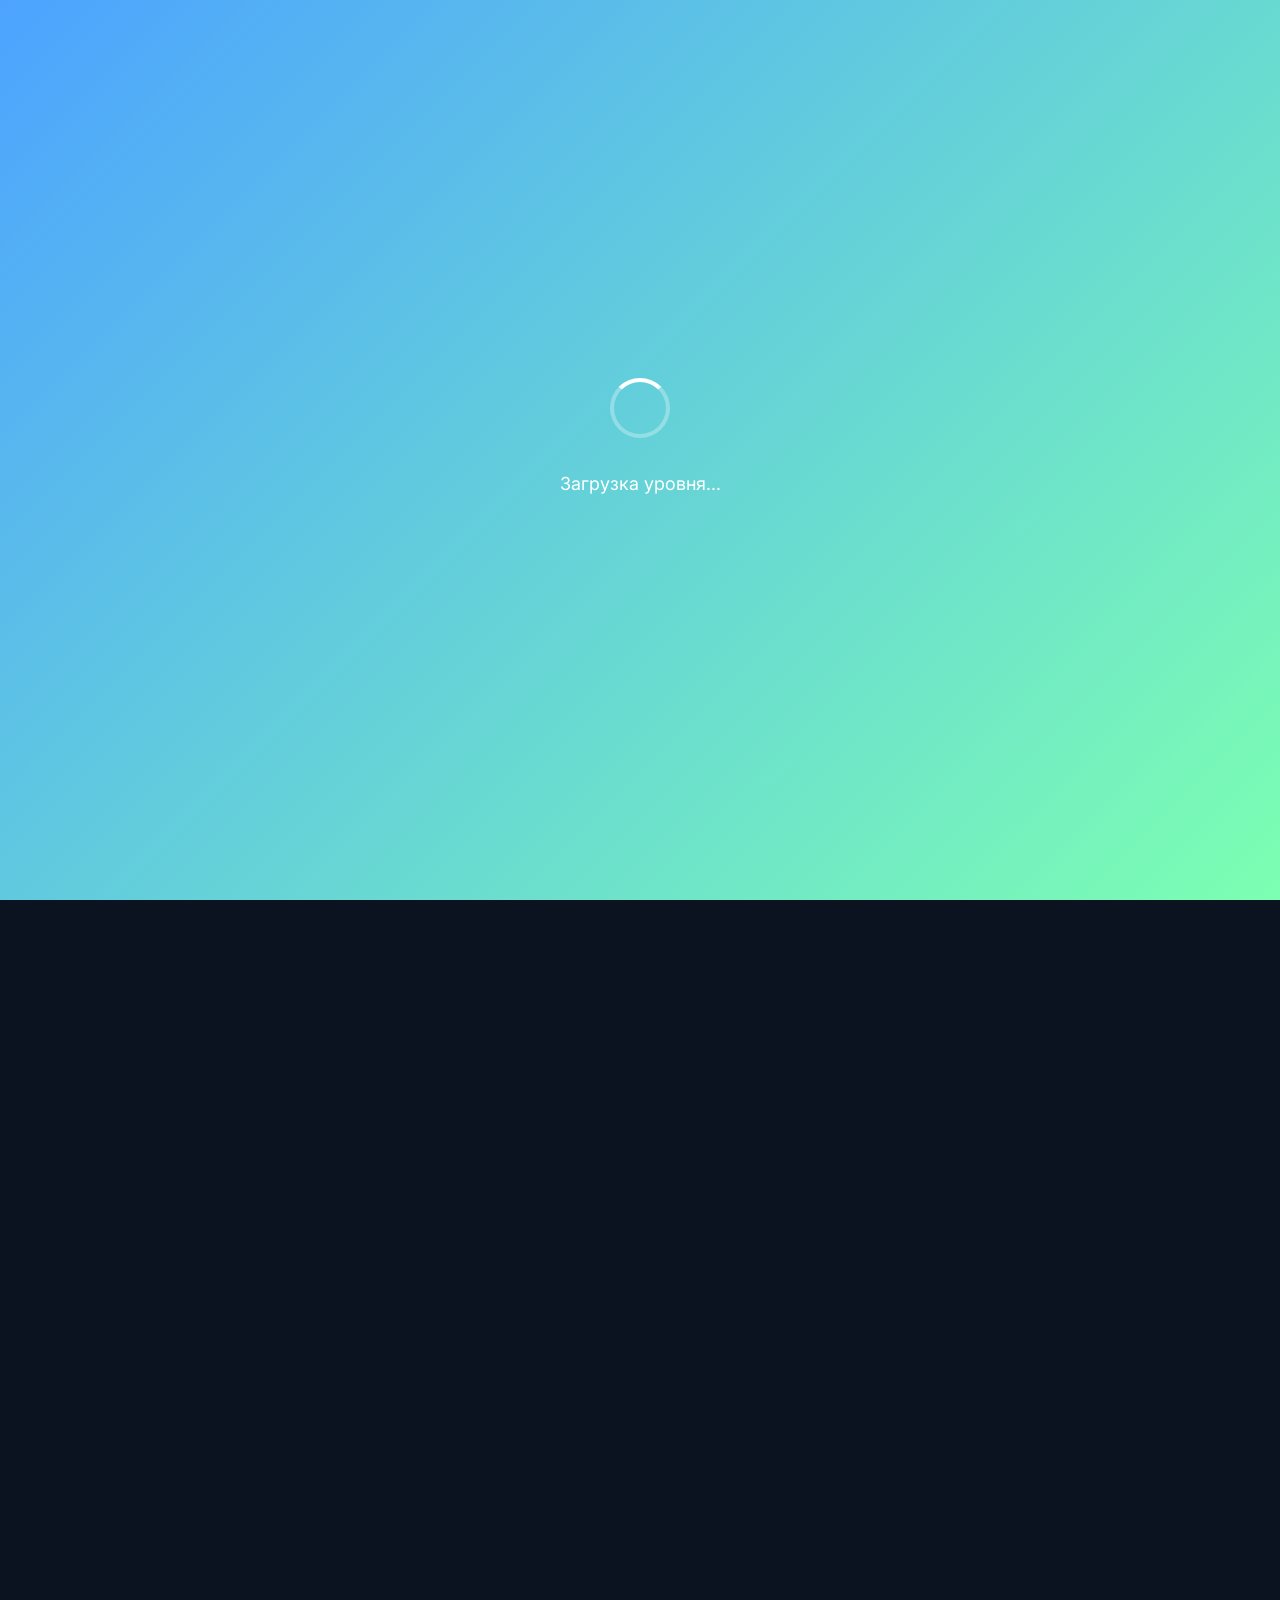
<file: levels/geographer.html>
<!DOCTYPE html>
<html lang="ru">
<head>
    <meta charset="UTF-8">
    <meta name="viewport" content="width=device-width, initial-scale=1.0">
    <title>Уровень: Географ - GeoWiki</title>
    <link rel="stylesheet" href="../css/design-system.css?v=20260407">
    <link rel="stylesheet" href="../css/style.css?v=20260407">
    <link href="https://fonts.googleapis.com/css2?family=Inter:wght@300;400;500;600;700;800&display=swap" rel="stylesheet">
</head>
<body>
    <!-- Прелоадер -->
    <div id="preloader">
        <div class="preloader-content">
            <div class="spinner"></div>
            <p>Загрузка уровня...</p>
        </div>
    </div>

    <!-- Custom Cursor -->
    <div class="cursor"></div>
    <div class="cursor-follower"></div>

    <!-- Анимированный фон -->
    <div class="animated-bg"></div>

    <header>
        <nav class="glass-nav">
            <div class="nav-container">
                <a href="../index.html" class="logo">
                    <span class="logo-icon">🌍</span>
                    <span class="logo-text">GeoWiki</span>
                </a>
                <ul class="nav-links">
                    <li><a href="../index.html" class="nav-link">Главная</a></li>
                    <li><a href="../symbols/index.html" class="nav-link">Знаки</a></li>
                </ul>
            </div>
        </nav>
    </header>

    <main>
        <!-- Level Hero -->
        <section class="level-hero">
            <div class="level-hero-content">
                <div class="level-badge">
                    <span class="level-icon-large">👑</span>
                    <span class="level-name">Географ</span>
                </div>
                <h1 class="level-title">Мастер Географии</h1>
                <p class="level-description">Полное владение географическими знаниями, от фундаментальных основ до передовых технологий</p>
                <div class="level-progress-indicator">
                    <div class="progress-step active">
                        <div class="step-number">1</div>
                        <div class="step-label">Мастерство</div>
                    </div>
                    <div class="progress-connector"></div>
                    <div class="progress-step">
                        <div class="step-number">2</div>
                        <div class="step-label">Экспертиза</div>
                    </div>
                    <div class="progress-connector"></div>
                    <div class="progress-step">
                        <div class="step-number">3</div>
                        <div class="step-label">Легенда</div>
                    </div>
                </div>
            </div>
        </section>

        <!-- Mastery Section -->
        <section class="theory-section reveal">
            <div class="section-container">
                <h2 class="section-title">Мастерское Владение</h2>
                <div class="theory-grid">
                    <div class="theory-card">
                        <div class="card-icon">🌍</div>
                        <h3>Глобальные Системы</h3>
                        <p>Понимание взаимосвязей в глобальных геосистемах</p>
                    </div>
                    <div class="theory-card">
                        <div class="card-icon">🔬</div>
                        <h3>Научные Методы</h3>
                        <p>Применение научных подходов в географических исследованиях</p>
                    </div>
                    <div class="theory-card">
                        <div class="card-icon">🎓</div>
                        <h3>Академическая Экспертиза</h3>
                        <p>Углубленное изучение географических дисциплин</p>
                    </div>
                </div>
            </div>
        </section>

        <!-- Ultimate Practice -->
        <section class="theory-section reveal">
            <div class="section-container">
                <h2 class="section-title">Полный Спектр Знаний</h2>
                <div class="symbols-showcase">
                    <h3 class="symbols-title">Все Условные Знаки Географии</h3>
                    <div class="symbols-grid">
                        <div class="symbol-card">
                            <div class="symbol-emoji">🌍</div>
                            <h4>Планета Земля</h4>
                            <p>Глобальные геосистемы</p>
                        </div>
                        <div class="symbol-card">
                            <div class="symbol-emoji">🗺️</div>
                            <h4>Карты Всех Масштабов</h4>
                            <p>От глобальных до локальных</p>
                        </div>
                        <div class="symbol-card">
                            <div class="symbol-emoji">📊</div>
                            <h4>Анализ Данных</h4>
                            <p>Статистика и моделирование</p>
                        </div>
                        <div class="symbol-card">
                            <div class="symbol-emoji">🔬</div>
                            <h4>Исследования</h4>
                            <p>Научные методы и подходы</p>
                        </div>
                    </div>
                </div>
            </div>
        </section>

        <!-- Final Assessment -->
        <section class="theory-section reveal">
            <div class="section-container">
                <h2 class="section-title">Финальная Оценка</h2>
                <div class="quiz-container">
                    <div class="quiz-card">
                        <div class="quiz-header">
                            <h3>Тест: Мастер Географии</h3>
                            <div class="quiz-progress">
                                <span class="current-question">1</span> / <span class="total-questions">25</span>
                            </div>
                        </div>
                        <div class="quiz-body">
                            <div class="question" id="question">
                                <p>Что является основой современной географии?</p>
                            </div>
                            <div class="options" id="options">
                                <button class="option-btn" data-answer="A">Только карты</button>
                                <button class="option-btn" data-answer="B">Интеграция наук</button>
                                <button class="option-btn" data-answer="C">Туризм</button>
                                <button class="option-btn" data-answer="D">Климатология</button>
                            </div>
                        </div>
                        <div class="quiz-footer">
                            <button class="quiz-btn" id="nextBtn" disabled>Следующий вопрос</button>
                        </div>
                    </div>
                    <div class="quiz-results" id="results" style="display: none;">
                        <h3>Поздравляем!</h3>
                        <div class="score-display">
                            <span class="score">20/25</span>
                            <span class="percentage">80%</span>
                        </div>
                        <p class="feedback">Ты стал настоящим Географом! Мастер географических знаний и навыков.</p>
                        <button class="quiz-btn" onclick="location.href='../index.html'">Вернуться на главную</button>
                    </div>
                </div>
            </div>
        </section>
    </main>

    <script src="../js/app.js" type="module"></script>
    <script src="../js/main.js"></script>
    <script src="../js/quiz.js"></script>
    <script src="../js/progress.js"></script>
</body>
</html>
</file>
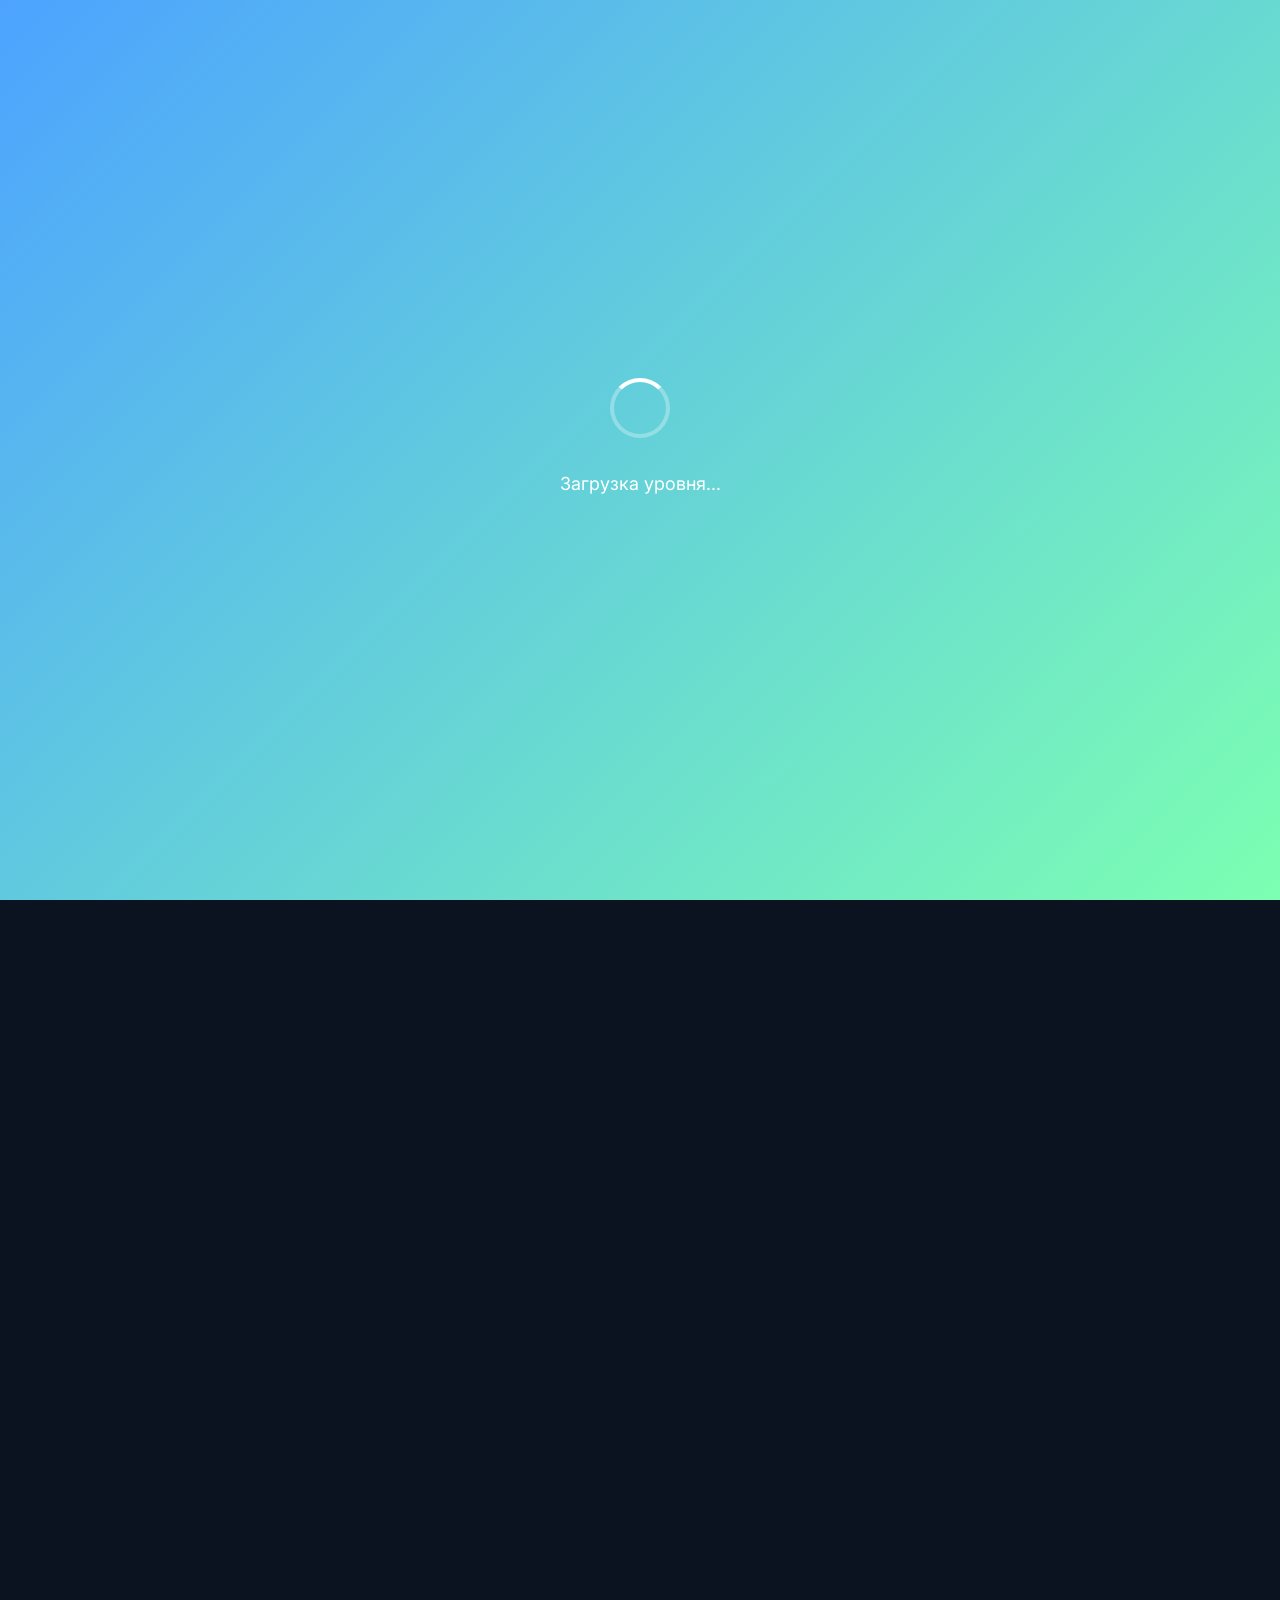
<file: levels/professional.html>
<!DOCTYPE html>
<html lang="ru">
<head>
    <meta charset="UTF-8">
    <meta name="viewport" content="width=device-width, initial-scale=1.0">
    <title>Уровень: Профессионал - GeoWiki</title>
    <link rel="stylesheet" href="../css/design-system.css?v=20260407">
    <link rel="stylesheet" href="../css/style.css?v=20260407">
    <link href="https://fonts.googleapis.com/css2?family=Inter:wght@300;400;500;600;700;800&display=swap" rel="stylesheet">
</head>
<body>
    <!-- Прелоадер -->
    <div id="preloader">
        <div class="preloader-content">
            <div class="spinner"></div>
            <p>Загрузка уровня...</p>
        </div>
    </div>

    <!-- Custom Cursor -->
    <div class="cursor"></div>
    <div class="cursor-follower"></div>

    <!-- Анимированный фон -->
    <div class="animated-bg"></div>

    <header>
        <nav class="glass-nav">
            <div class="nav-container">
                <a href="../index.html" class="logo">
                    <span class="logo-icon">🌍</span>
                    <span class="logo-text">GeoWiki</span>
                </a>
                <ul class="nav-links">
                    <li><a href="../index.html" class="nav-link">Главная</a></li>
                    <li><a href="../symbols/index.html" class="nav-link">Знаки</a></li>
                </ul>
            </div>
        </nav>
    </header>

    <main>
        <!-- Level Hero -->
        <section class="level-hero">
            <div class="level-hero-content">
                <div class="level-badge">
                    <span class="level-icon-large">💼</span>
                    <span class="level-name">Профессионал</span>
                </div>
                <h1 class="level-title">Профессиональные Инструменты</h1>
                <p class="level-description">Работа с профессиональным картографическим ПО и анализом больших данных</p>
                <div class="level-progress-indicator">
                    <div class="progress-step active">
                        <div class="step-number">1</div>
                        <div class="step-label">Инструменты</div>
                    </div>
                    <div class="progress-connector"></div>
                    <div class="progress-step">
                        <div class="step-number">2</div>
                        <div class="step-label">Анализ</div>
                    </div>
                    <div class="progress-connector"></div>
                    <div class="progress-step">
                        <div class="step-number">3</div>
                        <div class="step-label">Проект</div>
                    </div>
                </div>
            </div>
        </section>

        <!-- Tools Section -->
        <section class="theory-section reveal">
            <div class="section-container">
                <h2 class="section-title">Профессиональные Инструменты</h2>
                <div class="theory-grid">
                    <div class="theory-card">
                        <div class="card-icon">🖥️</div>
                        <h3>ArcGIS Pro</h3>
                        <p>Профессиональная ГИС платформа для анализа и визуализации</p>
                    </div>
                    <div class="theory-card">
                        <div class="card-icon">📊</div>
                        <h3>QGIS</h3>
                        <p>Открытая ГИС система для профессиональной работы</p>
                    </div>
                    <div class="theory-card">
                        <div class="card-icon">🛰️</div>
                        <h3>Дистанционное Зондирование</h3>
                        <p>Анализ спутниковых изображений и аэрофотосъемки</p>
                    </div>
                </div>
            </div>
        </section>

        <!-- Professional Practice -->
        <section class="theory-section reveal">
            <div class="section-container">
                <h2 class="section-title">Профессиональная Работа</h2>
                <div class="symbols-showcase">
                    <h3 class="symbols-title">Специализированные Знаки и Символы</h3>
                    <div class="symbols-grid">
                        <div class="symbol-card">
                            <div class="symbol-emoji">🏗️</div>
                            <h4>Инфраструктура</h4>
                            <p>Транспортные сети и коммуникации</p>
                        </div>
                        <div class="symbol-card">
                            <div class="symbol-emoji">🏭</div>
                            <h4>Промышленность</h4>
                            <p>Производственные объекты</p>
                        </div>
                        <div class="symbol-card">
                            <div class="symbol-emoji">🌾</div>
                            <h4>Сельское Хозяйство</h4>
                            <p>Землепользование и угодья</p>
                        </div>
                        <div class="symbol-card">
                            <div class="symbol-emoji">🏞️</div>
                            <h4>Охрана Природы</h4>
                            <p>Заповедные зоны и парки</p>
                        </div>
                    </div>
                </div>
            </div>
        </section>

        <!-- Professional Assessment -->
        <section class="theory-section reveal">
            <div class="section-container">
                <h2 class="section-title">Профессиональная Оценка</h2>
                <div class="quiz-container">
                    <div class="quiz-card">
                        <div class="quiz-header">
                            <h3>Тест: Профессиональные Навыки</h3>
                            <div class="quiz-progress">
                                <span class="current-question">1</span> / <span class="total-questions">20</span>
                            </div>
                        </div>
                        <div class="quiz-body">
                            <div class="question" id="question">
                                <p>Какой инструмент используется для создания топографических карт?</p>
                            </div>
                            <div class="options" id="options">
                                <button class="option-btn" data-answer="A">Paint</button>
                                <button class="option-btn" data-answer="B">ArcGIS</button>
                                <button class="option-btn" data-answer="C">Word</button>
                                <button class="option-btn" data-answer="D">Excel</button>
                            </div>
                        </div>
                        <div class="quiz-footer">
                            <button class="quiz-btn" id="nextBtn" disabled>Следующий вопрос</button>
                        </div>
                    </div>
                    <div class="quiz-results" id="results" style="display: none;">
                        <h3>Результаты теста</h3>
                        <div class="score-display">
                            <span class="score">16/20</span>
                            <span class="percentage">80%</span>
                        </div>
                        <p class="feedback">Превосходно! Ты настоящий профессионал географии.</p>
                        <button class="quiz-btn" onclick="location.href='../index.html'">Вернуться на главную</button>
                    </div>
                </div>
            </div>
        </section>
    </main>

    <script src="../js/app.js" type="module"></script>
    <script src="../js/main.js"></script>
    <script src="../js/quiz.js"></script>
    <script src="../js/progress.js"></script>
</body>
</html>
</file>
<file: css/design-system.css>
/* GEOWIKI Design System */
/* Premium Educational Platform */

/* ===== CSS VARIABLES ===== */

/* Colors */
:root {
  /* PREMIUM DARK THEME */
  --bg-dark: #0B1220;
  --bg-dark-2: #111B2D;
  --bg-dark-3: #1A2847;
  
  /* Primary Palette */
  --primary-color: #4DA3FF;
  --primary-dark: #3B7DD6;
  --primary-light: #6CBFFF;
  --secondary-color: #7CFFB2;
  --accent-color: #FF6B9D;

  /* Level Colors */
  --beginner-color: #7CFFB2;
  --confident-color: #4DA3FF;
  --expert-color: #8B5CF6;
  --pro-color: #FF6B9D;
  --geo-color: #FFB347;

  /* Neutral Colors */
  --text-primary: #FFFFFF;
  --text-secondary: #B0C4DE;
  --text-light: #808A9D;
  --bg-primary: #0B1220;
  --bg-secondary: #111B2D;
  --bg-tertiary: #1A2847;

  /* Glass Effect - Premium */
  --glass-bg: rgba(77, 163, 255, 0.08);
  --glass-border: rgba(77, 163, 255, 0.2);
  --glass-backdrop: rgba(11, 18, 32, 0.7);

  /* Gradients */
  --primary-gradient: linear-gradient(135deg, #4DA3FF 0%, #7CFFB2 100%);
  --secondary-gradient: linear-gradient(135deg, #FF6B9D 0%, #4DA3FF 100%);
  --accent-gradient: linear-gradient(135deg, #4DA3FF 0%, #8B5CF6 100%);

  /* Shadows */
  --shadow-soft: 0 4px 6px -1px rgba(0, 0, 0, 0.3);
  --shadow-medium: 0 10px 15px -3px rgba(0, 0, 0, 0.4);
  --shadow-large: 0 20px 25px -5px rgba(0, 0, 0, 0.5);
  --shadow-glow: 0 0 30px rgba(77, 163, 255, 0.4);
  --shadow-glow-secondary: 0 0 30px rgba(124, 255, 178, 0.3);

  /* Spacing Scale */
  --spacing-xs: 0.5rem;    /* 8px */
  --spacing-sm: 1rem;      /* 16px */
  --spacing-md: 1.5rem;    /* 24px */
  --spacing-lg: 2rem;      /* 32px */
  --spacing-xl: 3rem;      /* 48px */
  --spacing-2xl: 4rem;     /* 64px */
  --spacing-3xl: 6rem;     /* 96px */
  --spacing-4xl: 8rem;     /* 128px */

  /* Border Radius */
  --border-radius: 0.75rem;   /* 12px */
  --border-radius-lg: 1.25rem;   /* 20px */
  --border-radius-xl: 1.5rem;    /* 24px */
  --border-radius-2xl: 2rem;     /* 32px */

  /* Typography */
  --font-family-primary: 'Inter', -apple-system, BlinkMacSystemFont, 'Segoe UI', Roboto, sans-serif;
  --font-family-heading: 'Inter', -apple-system, BlinkMacSystemFont, 'Segoe UI', Roboto, sans-serif;

  /* Font Sizes */
  --text-xs: 0.875rem;    /* 14px */
  --text-sm: 1rem;        /* 16px */
  --text-base: 1.125rem;  /* 18px */
  --text-lg: 1.25rem;     /* 20px */
  --text-xl: 1.5rem;      /* 24px */
  --text-2xl: 1.875rem;   /* 30px */
  --text-3xl: 2.25rem;    /* 36px */
  --text-4xl: 3rem;       /* 48px */
  --text-5xl: 3.75rem;    /* 60px */
  --text-6xl: 4.5rem;     /* 72px */
  --text-7xl: 5.625rem;   /* 90px */

  /* Font Weights */
  --font-light: 300;
  --font-normal: 400;
  --font-medium: 500;
  --font-semibold: 600;
  --font-bold: 700;
  --font-extrabold: 800;

  /* Transitions */
  --transition: all 0.3s cubic-bezier(0.4, 0, 0.2, 1);
  --transition-fast: all 0.15s cubic-bezier(0.4, 0, 0.2, 1);
  --transition-slow: all 0.5s cubic-bezier(0.4, 0, 0.2, 1);

  /* Z-index Scale */
  --z-dropdown: 1000;
  --z-sticky: 1020;
  --z-fixed: 1030;
  --z-modal-backdrop: 1040;
  --z-modal: 1050;
  --z-popover: 1060;
  --z-tooltip: 1070;
}

/* ===== BASE STYLES ===== */

* {
  box-sizing: border-box;
  margin: 0;
  padding: 0;
}

html {
  scroll-behavior: smooth;
}

body {
  font-family: var(--font-family-primary);
  font-size: var(--text-base);
  line-height: 1.6;
  color: var(--text-primary);
  background: var(--bg-primary);
  -webkit-font-smoothing: antialiased;
  -moz-osx-font-smoothing: grayscale;
}

/* ===== TYPOGRAPHY ===== */

h1, h2, h3, h4, h5, h6 {
  font-family: var(--font-family-heading);
  font-weight: var(--font-bold);
  line-height: 1.2;
  margin-bottom: var(--spacing-md);
}

h1 { font-size: var(--text-5xl); }
h2 { font-size: var(--text-4xl); }
h3 { font-size: var(--text-3xl); }
h4 { font-size: var(--text-2xl); }
h5 { font-size: var(--text-xl); }
h6 { font-size: var(--text-lg); }

p {
  margin-bottom: var(--spacing-md);
}

a {
  color: var(--primary-color);
  text-decoration: none;
  transition: var(--transition);
}

a:hover {
  color: var(--primary-dark);
}

/* ===== UTILITY CLASSES ===== */

/* Spacing */
.m-0 { margin: 0; }
.mt-xs { margin-top: var(--spacing-xs); }
.mt-sm { margin-top: var(--spacing-sm); }
.mt-md { margin-top: var(--spacing-md); }
.mt-lg { margin-top: var(--spacing-lg); }
.mt-xl { margin-top: var(--spacing-xl); }
.mt-2xl { margin-top: var(--spacing-2xl); }

.mb-xs { margin-bottom: var(--spacing-xs); }
.mb-sm { margin-bottom: var(--spacing-sm); }
.mb-md { margin-bottom: var(--spacing-md); }
.mb-lg { margin-bottom: var(--spacing-lg); }
.mb-xl { margin-bottom: var(--spacing-xl); }
.mb-2xl { margin-bottom: var(--spacing-2xl); }

.p-xs { padding: var(--spacing-xs); }
.p-sm { padding: var(--spacing-sm); }
.p-md { padding: var(--spacing-md); }
.p-lg { padding: var(--spacing-lg); }
.p-xl { padding: var(--spacing-xl); }
.p-2xl { padding: var(--spacing-2xl); }

/* Text Colors */
.text-primary { color: var(--text-primary); }
.text-secondary { color: var(--text-secondary); }
.text-light { color: var(--text-light); }
.text-white { color: white; }

/* Background Colors */
.bg-primary { background: var(--bg-primary); }
.bg-secondary { background: var(--bg-secondary); }
.bg-tertiary { background: var(--bg-tertiary); }

/* Flex Utilities */
.flex { display: flex; }
.flex-col { flex-direction: column; }
.items-center { align-items: center; }
.justify-center { justify-content: center; }
.justify-between { justify-content: space-between; }
.gap-xs { gap: var(--spacing-xs); }
.gap-sm { gap: var(--spacing-sm); }
.gap-md { gap: var(--spacing-md); }
.gap-lg { gap: var(--spacing-lg); }
.gap-xl { gap: var(--spacing-xl); }

/* Grid Utilities */
.grid { display: grid; }
.grid-cols-1 { grid-template-columns: repeat(1, minmax(0, 1fr)); }
.grid-cols-2 { grid-template-columns: repeat(2, minmax(0, 1fr)); }
.grid-cols-3 { grid-template-columns: repeat(3, minmax(0, 1fr)); }
.grid-cols-4 { grid-template-columns: repeat(4, minmax(0, 1fr)); }

/* Border Radius */
.rounded { border-radius: var(--border-radius); }
.rounded-lg { border-radius: var(--border-radius-lg); }
.rounded-xl { border-radius: var(--border-radius-xl); }
.rounded-2xl { border-radius: var(--border-radius-2xl); }

/* Shadows */
.shadow-soft { box-shadow: var(--shadow-soft); }
.shadow-medium { box-shadow: var(--shadow-medium); }
.shadow-large { box-shadow: var(--shadow-large); }
.shadow-glow { box-shadow: var(--shadow-glow); }

/* Transitions */
.transition { transition: var(--transition); }
.transition-fast { transition: var(--transition-fast); }
.transition-slow { transition: var(--transition-slow); }

/* ===== RESPONSIVE DESIGN ===== */

@media (max-width: 768px) {
  :root {
    --text-5xl: 2.5rem;
    --text-4xl: 2rem;
    --text-3xl: 1.75rem;
    --text-2xl: 1.5rem;
  }

  .grid-cols-2,
  .grid-cols-3,
  .grid-cols-4 {
    grid-template-columns: 1fr;
  }
}

@media (max-width: 480px) {
  :root {
    --spacing-xl: 1.25rem;
    --spacing-2xl: 1.5rem;
    --spacing-3xl: 2rem;
  }
}

/* ===== SEARCH BAR ===== */
.search-bar-container {
  margin: 0;
}

.search-bar {
  position: relative;
  display: flex;
  gap: var(--spacing-xs);
  width: 100%;
  max-width: 600px;
  margin: 0 auto;
}

.search-input {
  flex: 1;
  padding: var(--spacing-md) var(--spacing-lg);
  background: var(--glass-bg);
  border: 1px solid var(--glass-border);
  border-radius: var(--border-radius-lg);
  color: var(--text-primary);
  font-family: var(--font-family-primary);
  font-size: var(--text-sm);
  backdrop-filter: blur(10px);
  transition: var(--transition);
}

.search-input:focus {
  outline: none;
  border-color: var(--primary-color);
  background: rgba(77, 163, 255, 0.15);
  box-shadow: 0 0 20px rgba(77, 163, 255, 0.3);
}

.search-input::placeholder {
  color: var(--text-light);
}

.search-btn {
  padding: var(--spacing-md) var(--spacing-lg);
  background: linear-gradient(135deg, var(--primary-color), var(--primary-dark));
  border: none;
  border-radius: var(--border-radius-lg);
  color: white;
  font-weight: 600;
  cursor: pointer;
  transition: var(--transition);
  box-shadow: 0 0 20px rgba(77, 163, 255, 0.3);
}

.search-btn:hover {
  transform: translateY(-2px);
  box-shadow: 0 0 30px rgba(77, 163, 255, 0.5);
}

.search-results {
  position: absolute;
  top: 100%;
  left: 0;
  right: 0;
  margin-top: var(--spacing-xs);
  background: var(--bg-dark-2);
  border: 1px solid var(--glass-border);
  border-radius: var(--border-radius-lg);
  backdrop-filter: blur(10px);
  max-height: 300px;
  overflow-y: auto;
  z-index: 100;
}

.search-result-item {
  padding: var(--spacing-md) var(--spacing-lg);
  border-bottom: 1px solid rgba(77, 163, 255, 0.1);
  cursor: pointer;
  transition: var(--transition);
}

.search-result-item:hover {
  background: rgba(77, 163, 255, 0.1);
}

.search-result-item:last-child {
  border-bottom: none;
}

.search-result-name {
  display: block;
  font-weight: 600;
  color: var(--text-primary);
  margin-bottom: 4px;
}

.search-result-capital {
  display: block;
  font-size: var(--text-xs);
  color: var(--text-light);
}

/* ===== SKELETON LOADING ===== */
.skeleton {
  display: inline-block;
  background: linear-gradient(90deg, 
    var(--bg-dark-2) 0%, 
    var(--bg-dark-3) 50%, 
    var(--bg-dark-2) 100%);
  background-size: 200% 100%;
  animation: skeleton-loading 1.5s infinite;
}

@keyframes skeleton-loading {
  0% {
    background-position: 200% 0;
  }
  100% {
    background-position: -200% 0;
  }
}

.card-skeleton {
  height: 200px;
  border-radius: var(--border-radius-lg);
  margin-bottom: var(--spacing-lg);
}

.skeleton-text {
  height: 16px;
  border-radius: 4px;
  margin-bottom: 8px;
}

.skeleton-text.large {
  height: 24px;
  margin-bottom: 16px;
}

/* ===== BUTTON IMPROVEMENTS ===== */
.cta-button,
.level-btn,
.map-button,
.filter-btn {
  position: relative;
  overflow: hidden;
  transition: var(--transition);
}

.cta-button::before,
.level-btn::before,
.map-button::before {
  content: '';
  position: absolute;
  top: 0;
  left: -100%;
  width: 100%;
  height: 100%;
  background: rgba(255, 255, 255, 0.1);
  transition: left 0.3s ease;
}

.cta-button:hover::before,
.level-btn:hover::before,
.map-button:hover::before {
  left: 100%;
}

.cta-button,
.level-btn,
.map-button {
  box-shadow: 0 0 20px rgba(77, 163, 255, 0.3);
}

.cta-button:hover,
.level-btn:hover,
.map-button:hover {
  transform: translateY(-4px);
  box-shadow: 0 0 30px rgba(77, 163, 255, 0.5);
}

.filter-btn {
  border-radius: var(--border-radius);
  padding: var(--spacing-sm) var(--spacing-md);
  background: rgba(77, 163, 255, 0.1);
  border: 1px solid rgba(77, 163, 255, 0.2);
  color: var(--text-secondary);
  font-weight: 600;
  cursor: pointer;
}

.filter-btn:hover {
  background: rgba(77, 163, 255, 0.2);
  border-color: rgba(77, 163, 255, 0.5);
}

.filter-btn.active {
  background: var(--primary-color);
  border-color: var(--primary-color);
  color: white;
}

/* ===== CONTINENT CARD IMPROVEMENTS ===== */
.continent-card {
  position: relative;
  overflow: hidden;
  border-radius: var(--border-radius-lg);
  background: var(--glass-bg);
  border: 1px solid var(--glass-border);
  padding: var(--spacing-lg);
  text-align: center;
  cursor: pointer;
  transition: var(--transition);
  backdrop-filter: blur(10px);
}

.continent-card::before {
  content: '';
  position: absolute;
  top: -50%;
  left: -50%;
  width: 200%;
  height: 200%;
  background: radial-gradient(circle, rgba(77, 163, 255, 0.3) 0%, transparent 70%);
  opacity: 0;
  transition: opacity 0.3s ease;
}

.continent-card:hover {
  background: rgba(77, 163, 255, 0.15);
  border-color: var(--primary-color);
  transform: translateY(-4px);
  box-shadow: 0 0 30px rgba(77, 163, 255, 0.4);
}

.continent-card:hover::before {
  opacity: 1;
}

.continent-icon {
  font-size: 3rem;
  margin-bottom: var(--spacing-md);
  display: block;
}

.continent-card h3 {
  font-size: var(--text-lg);
  font-weight: 600;
  color: var(--text-primary);
  margin: 0 0 8px 0;
}

.continent-card p {
  color: var(--text-light);
  margin: 0;
  font-size: var(--text-xs);
}

/* ===== LEVEL CARD IMPROVEMENTS ===== */
.level-card {
  position: relative;
  overflow: hidden;
  border-radius: var(--border-radius-lg);
  background: var(--glass-bg);
  border: 1px solid var(--glass-border);
  backdrop-filter: blur(10px);
  transition: var(--transition);
  cursor: pointer;
  height: 100%;
}

.level-card::before {
  content: '';
  position: absolute;
  top: 0;
  left: 0;
  right: 0;
  bottom: 0;
  background: linear-gradient(135deg, transparent 0%, rgba(77, 163, 255, 0.1) 100%);
  opacity: 0;
  transition: opacity 0.3s ease;
}

.level-card:hover {
  transform: translateY(-8px);
  border-color: var(--primary-color);
  box-shadow: 0 10px 40px rgba(77, 163, 255, 0.3);
}

.level-card:hover::before {
  opacity: 1;
}

/* ===== RESPONSIVE IMPROVEMENTS ===== */
@media (max-width: 768px) {
  .search-bar {
    flex-direction: column;
  }
  
  .search-results {
    position: static;
    margin-top: var(--spacing-xs);
  }
  
  .continent-card:hover {
    transform: scale(1.02);
  }
  
  .level-card:hover {
    transform: scale(1.02);
  }
}
</file>
<file: css/style.css>
/* Import Design System */
@import url('design-system.css?v=20260407');

/* GEOWIKI Specific Styles */
/* Premium Educational Platform */

body {
    overflow-x: hidden;
    cursor: none;
    background-color: var(--bg-dark);
    color: var(--text-primary);
    font-family: var(--font-family-primary);
}

/* Preloader */
#preloader {
    position: fixed;
    top: 0;
    left: 0;
    width: 100%;
    height: 100%;
    background: var(--primary-gradient);
    display: flex;
    justify-content: center;
    align-items: center;
    z-index: 9999;
    transition: opacity 0.5s ease, visibility 0.5s ease;
}

#preloader.hidden {
    opacity: 0;
    visibility: hidden;
}

.preloader-content {
    text-align: center;
    color: white;
}

.spinner {
    width: 60px;
    height: 60px;
    border: 4px solid rgba(255, 255, 255, 0.3);
    border-top: 4px solid white;
    border-radius: 50%;
    animation: spin 1s linear infinite;
    margin: 0 auto var(--spacing-lg);
}

@keyframes spin {
    0% { transform: rotate(0deg); }
    100% { transform: rotate(360deg); }
}

/* Custom Cursor */
.cursor,
.cursor-follower {
    position: fixed;
    pointer-events: none;
    z-index: 9998;
    border-radius: 50%;
    transition: transform 0.1s ease;
}

.cursor {
    width: 8px;
    height: 8px;
    background: white;
    mix-blend-mode: difference;
}

.cursor-follower {
    width: 32px;
    height: 32px;
    border: 2px solid rgba(255, 255, 255, 0.5);
    background: transparent;
}

/* Animated Background */
.animated-bg {
    position: fixed;
    top: 0;
    left: 0;
    width: 100%;
    height: 100%;
    background: var(--primary-gradient);
    background-size: 400% 400%;
    animation: gradientShift 15s ease infinite;
    z-index: -1;
}

@keyframes gradientShift {
    0% { background-position: 0% 50%; }
    50% { background-position: 100% 50%; }
    100% { background-position: 0% 50%; }
}

/* Navigation */
header {
    position: fixed;
    top: 0;
    left: 0;
    width: 100%;
    z-index: 100;
    backdrop-filter: blur(20px);
    background: rgba(11, 18, 32, 0.9);
    border-bottom: 1px solid rgba(77, 163, 255, 0.2);
}

.glass-nav {
    padding: var(--spacing-lg) 0;
}

.nav-container {
    max-width: 1400px;
    margin: 0 auto;
    padding: 0 var(--spacing-xl);
    display: flex;
    justify-content: space-between;
    align-items: center;
}

.logo {
    display: flex;
    align-items: center;
    gap: var(--spacing-md);
    font-size: var(--text-2xl);
    font-weight: 900;
    color: white;
    background: var(--primary-gradient);
    -webkit-background-clip: text;
    -webkit-text-fill-color: transparent;
    background-clip: text;
}

.logo-icon {
    font-size: 2.5rem;
    animation: float 3s ease-in-out infinite;
    background: none;
    -webkit-text-fill-color: unset;
}

@keyframes float {
    0%, 100% { transform: translateY(0) rotate(0deg); }
    50% { transform: translateY(-8px) rotate(5deg); }
}

.nav-links {
    display: flex;
    list-style: none;
    gap: var(--spacing-xl);
}

.nav-link {
    color: var(--text-secondary);
    text-decoration: none;
    font-weight: 600;
    padding: var(--spacing-md) var(--spacing-lg);
    border-radius: var(--border-radius-lg);
    transition: all 0.3s ease;
    position: relative;
}

.nav-link::before {
    content: '';
    position: absolute;
    bottom: 0;
    left: 0;
    width: 0;
    height: 2px;
    background: var(--primary-gradient);
    transition: width 0.3s ease;
}

.nav-link:hover::before {
    width: 100%;
}

.nav-link:hover {
    color: var(--primary-color);
    background: rgba(77, 163, 255, 0.1);
}

/* Hero Section */
.hero-section {
    min-height: 100vh;
    display: flex;
    align-items: center;
    justify-content: center;
    position: relative;
    overflow: hidden;
    padding: var(--spacing-2xl) var(--spacing-lg);
    background: var(--bg-dark);
}

.hero-section::before {
    content: '';
    position: absolute;
    top: -50%;
    right: -10%;
    width: 600px;
    height: 600px;
    background: radial-gradient(circle, rgba(77, 163, 255, 0.15) 0%, transparent 70%);
    border-radius: 50%;
    z-index: 0;
    animation: float 8s ease-in-out infinite;
}

.hero-section::after {
    content: '';
    position: absolute;
    bottom: -30%;
    left: -10%;
    width: 500px;
    height: 500px;
    background: radial-gradient(circle, rgba(124, 255, 178, 0.1) 0%, transparent 70%);
    border-radius: 50%;
    z-index: 0;
    animation: float 10s ease-in-out infinite reverse;
}

.hero-content {
    max-width: 900px;
    margin: 0 auto;
    text-align: center;
    color: white;
    z-index: 2;
    animation: fadeInUp 1s ease-out;
}

@keyframes fadeInUp {
    from {
        opacity: 0;
        transform: translateY(40px);
    }
    to {
        opacity: 1;
        transform: translateY(0);
    }
}

@keyframes float {
    0%, 100% { transform: translateY(0px); }
    50% { transform: translateY(-30px); }
}

.hero-title {
    font-size: clamp(3.5rem, 10vw, 7rem);
    font-weight: 900;
    margin-bottom: var(--spacing-lg);
    line-height: 1;
    letter-spacing: -2px;
}

.hero-title-main {
    display: block;
    background: var(--primary-gradient);
    -webkit-background-clip: text;
    -webkit-text-fill-color: transparent;
    background-clip: text;
}

.hero-title-sub {
    display: block;
    font-weight: 300;
    color: var(--secondary-color);
    margin-top: var(--spacing-md);
    font-size: 0.5em;
}

.hero-subtitle {
    font-size: var(--text-lg);
    max-width: 600px;
    margin: var(--spacing-2xl) auto var(--spacing-3xl);
    color: var(--text-secondary);
    line-height: 1.8;
}

.hero-cta {
    margin-bottom: var(--spacing-3xl);
}

.cta-button {
    display: inline-flex;
    align-items: center;
    gap: var(--spacing-sm);
    background: var(--primary-gradient);
    color: white;
    padding: var(--spacing-lg) var(--spacing-2xl);
    border-radius: var(--border-radius-xl);
    text-decoration: none;
    font-weight: 700;
    font-size: var(--text-lg);
    transition: all 0.3s ease;
    box-shadow: 0 0 40px rgba(77, 163, 255, 0.4);
    position: relative;
    overflow: hidden;
    border: 1px solid rgba(77, 163, 255, 0.5);
}

.cta-button::before {
    content: '';
    position: absolute;
    top: 0;
    left: -100%;
    width: 100%;
    height: 100%;
    background: linear-gradient(90deg, transparent, rgba(124, 255, 178, 0.3), transparent);
    transition: left 0.6s ease;
}

.cta-button:hover::before {
    left: 100%;
}

.cta-button:hover {
    transform: translateY(-4px);
    box-shadow: 0 0 60px rgba(77, 163, 255, 0.6);
    border-color: rgba(124, 255, 178, 0.8);
}

.cta-arrow {
    transition: transform 0.3s ease;
    font-size: 1.2em;
}

.cta-button:hover .cta-arrow {
    transform: translateX(8px);
}

.hero-stats {
    display: flex;
    justify-content: center;
    gap: var(--spacing-2xl);
    flex-wrap: wrap;
    padding: var(--spacing-2xl);
    background: rgba(77, 163, 255, 0.05);
    border: 1px solid rgba(77, 163, 255, 0.1);
    border-radius: var(--border-radius-xl);
    backdrop-filter: blur(10px);
}

.stat {
    text-align: center;
}

.stat-number {
    display: block;
    font-size: var(--text-4xl);
    font-weight: 900;
    background: var(--primary-gradient);
    -webkit-background-clip: text;
    -webkit-text-fill-color: transparent;
    background-clip: text;
}

.stat-label {
    font-size: var(--text-xs);
    color: var(--text-light);
    text-transform: uppercase;
    letter-spacing: 2px;
    margin-top: var(--spacing-sm);
}

.hero-visual {
    position: absolute;
    top: 50%;
    right: 10%;
    transform: translateY(-50%);
    z-index: 1;
}

.floating-elements {
    position: relative;
}

.floating-card {
    position: absolute;
    width: 100px;
    height: 80px;
    background: var(--glass-bg);
    backdrop-filter: blur(20px);
    border: 1px solid var(--glass-border);
    border-radius: var(--border-radius);
    display: flex;
    align-items: center;
    justify-content: center;
    font-size: 2rem;
    box-shadow: var(--shadow-soft);
    animation: floatCards 6s ease-in-out infinite;
}

.floating-card:nth-child(1) {
    top: -100px;
    left: -50px;
    animation-delay: 0s;
}

.floating-card:nth-child(2) {
    top: 50px;
    left: 100px;
    animation-delay: 1.5s;
}

.floating-card:nth-child(3) {
    top: 150px;
    left: -100px;
    animation-delay: 3s;
}

.floating-card:nth-child(4) {
    top: 250px;
    left: 50px;
    animation-delay: 4.5s;
}

@keyframes floatCards {
    0%, 100% {
        transform: translateY(0) rotate(0deg);
    }
    50% {
        transform: translateY(-20px) rotate(5deg);
    }
}

/* Levels Section */
.levels-section {
    padding: var(--spacing-2xl) 0;
    background: var(--bg-secondary);
}

.section-container {
    max-width: 1200px;
    margin: 0 auto;
    padding: 0 var(--spacing-lg);
}

.section-title {
    font-size: clamp(2rem, 4vw, 3rem);
    font-weight: 700;
    text-align: center;
    margin-bottom: var(--spacing-sm);
    background: var(--primary-gradient);
    -webkit-background-clip: text;
    -webkit-text-fill-color: transparent;
    background-clip: text;
}

.section-subtitle {
    text-align: center;
    color: var(--text-secondary);
    font-size: 1.125rem;
    margin-bottom: var(--spacing-2xl);
}

.levels-grid {
    display: grid;
    grid-template-columns: repeat(auto-fit, minmax(300px, 1fr));
    gap: var(--spacing-xl);
}

.level-card {
    background: var(--glass-bg);
    backdrop-filter: blur(20px);
    border: 1px solid var(--glass-border);
    border-radius: var(--border-radius-lg);
    padding: var(--spacing-xl);
    position: relative;
    overflow: hidden;
    transition: var(--transition);
    cursor: pointer;
}

.level-card:hover {
    transform: translateY(-10px);
    box-shadow: 0 20px 60px rgba(0, 0, 0, 0.15);
}

.card-glow {
    position: absolute;
    top: 0;
    left: 0;
    width: 100%;
    height: 4px;
    background: var(--beginner-color);
    transition: var(--transition);
}

.level-beginner .card-glow { background: var(--beginner-color); }
.level-confident .card-glow { background: var(--confident-color); }
.level-expert .card-glow { background: var(--expert-color); }
.level-pro .card-glow { background: var(--pro-color); }
.level-geo .card-glow { background: var(--geo-color); }

.card-content {
    position: relative;
    z-index: 2;
}

.level-icon {
    font-size: 3rem;
    margin-bottom: var(--spacing-md);
    display: block;
}

.level-title {
    font-size: 1.5rem;
    font-weight: 600;
    margin-bottom: var(--spacing-sm);
}

.level-desc {
    color: var(--text-secondary);
    margin-bottom: var(--spacing-lg);
    line-height: 1.5;
}

.level-progress {
    margin-bottom: var(--spacing-lg);
}

.progress-bar {
    width: 100%;
    height: 6px;
    background: rgba(255, 255, 255, 0.2);
    border-radius: 3px;
    overflow: hidden;
}

.progress-fill {
    height: 100%;
    background: var(--accent-gradient);
    border-radius: 3px;
    width: 0%;
    transition: width 0.5s ease;
}

.level-btn {
    display: inline-flex;
    align-items: center;
    justify-content: space-between;
    width: 100%;
    padding: var(--spacing-md) var(--spacing-lg);
    background: var(--accent-gradient);
    color: white;
    text-decoration: none;
    border-radius: var(--border-radius);
    font-weight: 600;
    transition: var(--transition);
    position: relative;
    overflow: hidden;
}

.level-btn::before {
    content: '';
    position: absolute;
    top: 0;
    left: -100%;
    width: 100%;
    height: 100%;
    background: linear-gradient(90deg, transparent, rgba(255, 255, 255, 0.2), transparent);
    transition: left 0.5s ease;
}

.level-btn:hover::before {
    left: 100%;
}

.level-btn:hover {
    transform: translateY(-2px);
    box-shadow: var(--shadow-glow);
}

.btn-arrow {
    transition: transform 0.3s ease;
}

.level-btn:hover .btn-arrow {
    transform: translateX(5px);
}

/* Progress Section */
.progress-section {
    padding: var(--spacing-2xl) 0;
    background: var(--bg-primary);
}

.progress-container {
    display: flex;
    align-items: center;
    justify-content: center;
    gap: var(--spacing-2xl);
    flex-wrap: wrap;
}

.progress-circle {
    position: relative;
    width: 200px;
    height: 200px;
}

.progress-svg {
    width: 100%;
    height: 100%;
    transform: rotate(-90deg);
}

.progress-bg {
    fill: none;
    stroke: rgba(255, 255, 255, 0.2);
    stroke-width: 8;
}

.progress-fill-circle {
    fill: none;
    stroke: url(#gradient);
    stroke-width: 8;
    stroke-linecap: round;
    stroke-dasharray: 283;
    stroke-dashoffset: 283;
    transition: stroke-dashoffset 1s ease;
}

.progress-text {
    position: absolute;
    top: 50%;
    left: 50%;
    transform: translate(-50%, -50%);
    text-align: center;
    color: white;
}

.progress-percent {
    display: block;
    font-size: 2rem;
    font-weight: 700;
}

.progress-label {
    font-size: 0.875rem;
    opacity: 0.8;
}

.progress-details {
    max-width: 400px;
}

#progressText {
    font-size: 1.125rem;
    margin-bottom: var(--spacing-lg);
    color: var(--text-primary);
}

.achievements {
    display: flex;
    flex-direction: column;
    gap: var(--spacing-md);
}

.achievement {
    display: flex;
    align-items: center;
    gap: var(--spacing-sm);
    padding: var(--spacing-sm);
    background: var(--glass-bg);
    backdrop-filter: blur(10px);
    border-radius: var(--border-radius);
    opacity: 0.5;
    transition: var(--transition);
}

.achievement.unlocked {
    opacity: 1;
    background: var(--accent-gradient);
    color: white;
}

.achievement-icon {
    font-size: 1.5rem;
}

.achievement-text {
    font-weight: 500;
}

/* Mini Game Section */
.mini-game-section {
    padding: var(--spacing-2xl) 0;
    background: var(--bg-secondary);
}

.game-container {
    display: flex;
    flex-direction: column;
    align-items: center;
    gap: var(--spacing-xl);
}

.game-card {
    background: var(--glass-bg);
    backdrop-filter: blur(20px);
    border: 1px solid var(--glass-border);
    border-radius: var(--border-radius-lg);
    padding: var(--spacing-2xl);
    text-align: center;
    box-shadow: var(--shadow-soft);
}

.game-question {
    font-size: 4rem;
    margin-bottom: var(--spacing-lg);
    background: var(--primary-gradient);
    -webkit-background-clip: text;
    -webkit-text-fill-color: transparent;
    background-clip: text;
}

.game-options {
    display: grid;
    grid-template-columns: repeat(2, 1fr);
    gap: var(--spacing-md);
    margin-bottom: var(--spacing-lg);
}

.game-option {
    padding: var(--spacing-md);
    background: rgba(255, 255, 255, 0.1);
    border: 1px solid var(--glass-border);
    border-radius: var(--border-radius);
    cursor: pointer;
    transition: var(--transition);
    font-weight: 500;
}

.game-option:hover {
    background: var(--accent-gradient);
    color: white;
    transform: translateY(-2px);
}

.game-btn {
    padding: var(--spacing-md) var(--spacing-xl);
    background: var(--accent-gradient);
    color: white;
    border: none;
    border-radius: var(--border-radius);
    font-weight: 600;
    cursor: pointer;
    transition: var(--transition);
}

.game-btn:hover {
    transform: translateY(-2px);
    box-shadow: var(--shadow-glow);
}

.game-score {
    display: flex;
    align-items: center;
    gap: var(--spacing-sm);
    font-size: 1.125rem;
    font-weight: 600;
    color: var(--text-primary);
}

.score-value {
    color: var(--beginner-color);
}

/* Footer */
.footer {
    background: var(--primary-gradient);
    color: white;
    padding: var(--spacing-xl) 0;
}

.footer-content {
    max-width: 1200px;
    margin: 0 auto;
    padding: 0 var(--spacing-lg);
    display: flex;
    justify-content: space-between;
    align-items: center;
    flex-wrap: wrap;
    gap: var(--spacing-md);
}

.footer-links {
    display: flex;
    gap: var(--spacing-lg);
}

.footer-links a {
    color: rgba(255, 255, 255, 0.9);
    text-decoration: none;
    transition: var(--transition);
}

.footer-links a:hover {
    color: white;
    transform: translateY(-2px);
}

/* Scroll Reveal Animation */
.reveal {
    opacity: 0;
    transform: translateY(30px);
    transition: all 0.6s ease;
}

.reveal.visible {
    opacity: 1;
    transform: translateY(0);
}

/* Level Pages Styles */
.level-hero {
    min-height: 60vh;
    background: var(--primary-gradient);
    display: flex;
    align-items: center;
    position: relative;
    overflow: hidden;
}

.level-hero::before {
    content: '';
    position: absolute;
    top: 0;
    left: 0;
    right: 0;
    bottom: 0;
    background: url('data:image/svg+xml,<svg xmlns="http://www.w3.org/2000/svg" viewBox="0 0 100 100"><defs><pattern id="grain" width="100" height="100" patternUnits="userSpaceOnUse"><circle cx="25" cy="25" r="1" fill="rgba(255,255,255,0.1)"/><circle cx="75" cy="75" r="1" fill="rgba(255,255,255,0.1)"/><circle cx="50" cy="10" r="0.5" fill="rgba(255,255,255,0.05)"/></pattern></defs><rect width="100" height="100" fill="url(%23grain)"/></svg>');
    opacity: 0.1;
}

.level-hero-content {
    max-width: 1200px;
    margin: 0 auto;
    padding: 0 var(--spacing-lg);
    text-align: center;
    color: white;
    position: relative;
    z-index: 2;
}

.level-badge {
    display: inline-flex;
    align-items: center;
    gap: var(--spacing-sm);
    background: rgba(255, 255, 255, 0.2);
    backdrop-filter: blur(10px);
    padding: var(--spacing-sm) var(--spacing-lg);
    border-radius: var(--border-radius-lg);
    margin-bottom: var(--spacing-lg);
}

.level-icon-large {
    font-size: 2rem;
}

.level-name {
    font-weight: 600;
    text-transform: uppercase;
    letter-spacing: 1px;
}

.level-title {
    font-size: clamp(2.5rem, 6vw, 4rem);
    font-weight: 800;
    margin-bottom: var(--spacing-md);
}

.level-description {
    font-size: 1.25rem;
    max-width: 600px;
    margin: 0 auto var(--spacing-2xl);
    opacity: 0.9;
}

.level-progress-indicator {
    display: flex;
    align-items: center;
    justify-content: center;
    gap: var(--spacing-md);
    flex-wrap: wrap;
}

.progress-step {
    display: flex;
    flex-direction: column;
    align-items: center;
    gap: var(--spacing-xs);
    opacity: 0.6;
    transition: var(--transition);
}

.progress-step.active {
    opacity: 1;
}

.step-number {
    width: 40px;
    height: 40px;
    background: rgba(255, 255, 255, 0.2);
    border-radius: 50%;
    display: flex;
    align-items: center;
    justify-content: center;
    font-weight: 700;
    backdrop-filter: blur(10px);
}

.progress-step.active .step-number {
    background: white;
    color: var(--text-primary);
}

.step-label {
    font-size: 0.875rem;
    font-weight: 500;
}

.progress-connector {
    width: 60px;
    height: 2px;
    background: rgba(255, 255, 255, 0.3);
}

/* Theory Section */
.theory-section {
    padding: var(--spacing-2xl) 0;
    background: var(--bg-secondary);
}

.theory-grid {
    display: grid;
    grid-template-columns: repeat(auto-fit, minmax(300px, 1fr));
    gap: var(--spacing-xl);
    margin-bottom: var(--spacing-2xl);
}

.theory-card {
    background: var(--glass-bg);
    backdrop-filter: blur(20px);
    border: 1px solid var(--glass-border);
    border-radius: var(--border-radius-lg);
    padding: var(--spacing-xl);
    text-align: center;
    transition: var(--transition);
}

.theory-card:hover {
    transform: translateY(-5px);
    box-shadow: var(--shadow-soft);
}

.card-icon {
    font-size: 3rem;
    margin-bottom: var(--spacing-md);
}

.theory-card h3 {
    font-size: 1.25rem;
    font-weight: 600;
    margin-bottom: var(--spacing-md);
}

.theory-card p {
    color: var(--text-secondary);
    line-height: 1.6;
}

.symbols-showcase {
    background: var(--glass-bg);
    backdrop-filter: blur(20px);
    border: 1px solid var(--glass-border);
    border-radius: var(--border-radius-lg);
    padding: var(--spacing-2xl);
}

.symbols-title {
    font-size: 1.5rem;
    font-weight: 700;
    text-align: center;
    margin-bottom: var(--spacing-xl);
    background: var(--primary-gradient);
    -webkit-background-clip: text;
    -webkit-text-fill-color: transparent;
    background-clip: text;
}

.symbols-grid {
    display: grid;
    grid-template-columns: repeat(auto-fit, minmax(250px, 1fr));
    gap: var(--spacing-lg);
}

.symbol-card {
    background: rgba(255, 255, 255, 0.1);
    border-radius: var(--border-radius);
    padding: var(--spacing-lg);
    text-align: center;
    transition: var(--transition);
}

.symbol-card:hover {
    background: rgba(255, 255, 255, 0.2);
    transform: translateY(-3px);
}

.symbol-emoji {
    font-size: 2.5rem;
    margin-bottom: var(--spacing-sm);
}

.symbol-card h4 {
    font-weight: 600;
    margin-bottom: var(--spacing-xs);
}

.symbol-card p {
    font-size: 0.875rem;
    color: var(--text-secondary);
}

/* Practice Section */
.practice-section {
    padding: var(--spacing-2xl) 0;
    background: var(--bg-primary);
}

.quiz-container {
    background: var(--glass-bg);
    backdrop-filter: blur(20px);
    border: 1px solid var(--glass-border);
    border-radius: var(--border-radius-lg);
    padding: var(--spacing-2xl);
    max-width: 800px;
    margin: 0 auto;
}

.quiz-progress {
    display: flex;
    align-items: center;
    justify-content: space-between;
    margin-bottom: var(--spacing-xl);
}

.quiz-progress .progress-bar {
    flex: 1;
    margin-right: var(--spacing-md);
}

.question-card {
    display: none;
}

.question-card.active {
    display: block;
}

.question-header {
    display: flex;
    align-items: center;
    gap: var(--spacing-md);
    margin-bottom: var(--spacing-lg);
}

.question-number {
    width: 40px;
    height: 40px;
    background: var(--primary-gradient);
    color: white;
    border-radius: 50%;
    display: flex;
    align-items: center;
    justify-content: center;
    font-weight: 700;
    font-size: 1.125rem;
}

.question-header h3 {
    font-size: 1.25rem;
    font-weight: 600;
    margin: 0;
}

.question-options {
    display: flex;
    flex-direction: column;
    gap: var(--spacing-md);
}

.option {
    display: flex;
    align-items: center;
    gap: var(--spacing-md);
    padding: var(--spacing-md);
    background: rgba(255, 255, 255, 0.1);
    border-radius: var(--border-radius);
    cursor: pointer;
    transition: var(--transition);
    border: 2px solid transparent;
}

.option:hover {
    background: rgba(255, 255, 255, 0.2);
}

.option input[type="radio"] {
    display: none;
}

.option input[type="radio"]:checked + .option-text {
    color: var(--beginner-color);
    font-weight: 600;
}

.option input[type="radio"]:checked ~ .option::before {
    content: '✓';
    position: absolute;
    right: var(--spacing-md);
    color: var(--beginner-color);
    font-weight: bold;
}

.option-text {
    flex: 1;
    transition: var(--transition);
}

.quiz-navigation {
    display: flex;
    justify-content: space-between;
    align-items: center;
    margin-top: var(--spacing-xl);
    padding-top: var(--spacing-lg);
    border-top: 1px solid var(--glass-border);
}

.nav-btn {
    display: flex;
    align-items: center;
    gap: var(--spacing-sm);
    padding: var(--spacing-md) var(--spacing-lg);
    background: rgba(255, 255, 255, 0.1);
    border: 1px solid var(--glass-border);
    border-radius: var(--border-radius);
    color: white;
    cursor: pointer;
    transition: var(--transition);
    font-weight: 500;
}

.nav-btn:hover:not(:disabled) {
    background: var(--accent-gradient);
    transform: translateY(-2px);
}

.nav-btn:disabled {
    opacity: 0.5;
    cursor: not-allowed;
}

.nav-btn.primary {
    background: var(--accent-gradient);
}

.results-container {
    text-align: center;
}

.results-card {
    background: rgba(255, 255, 255, 0.1);
    border-radius: var(--border-radius-lg);
    padding: var(--spacing-2xl);
    backdrop-filter: blur(10px);
}

.results-header {
    margin-bottom: var(--spacing-lg);
}

.results-header h3 {
    font-size: 1.5rem;
    font-weight: 700;
    margin-bottom: var(--spacing-md);
}

.results-score {
    display: flex;
    align-items: baseline;
    justify-content: center;
    gap: var(--spacing-xs);
    font-size: 3rem;
    font-weight: 800;
    color: var(--beginner-color);
}

.score-number {
    background: var(--primary-gradient);
    -webkit-background-clip: text;
    -webkit-text-fill-color: transparent;
    background-clip: text;
}

.results-message {
    margin-bottom: var(--spacing-xl);
    font-size: 1.125rem;
    color: var(--text-secondary);
}

.results-actions {
    display: flex;
    gap: var(--spacing-md);
    justify-content: center;
    flex-wrap: wrap;
}

.action-btn {
    padding: var(--spacing-md) var(--spacing-xl);
    border: none;
    border-radius: var(--border-radius);
    font-weight: 600;
    cursor: pointer;
    transition: var(--transition);
}

.action-btn.secondary {
    background: rgba(255, 255, 255, 0.2);
    color: white;
}

.action-btn.secondary:hover {
    background: rgba(255, 255, 255, 0.3);
}

.action-btn.primary {
    background: var(--accent-gradient);
    color: white;
}

.action-btn.primary:hover {
    transform: translateY(-2px);
    box-shadow: var(--shadow-glow);
}
.level-3 { border-left-color: #FF9800; }
.level-4 { border-left-color: #9C27B0; }
.level-5 { border-left-color: #F44336; }

.btn {
    display: inline-block;
    background-color: #4CAF50;
    color: white;
    padding: 0.5rem 1rem;
    text-decoration: none;
    border-radius: 5px;
    transition: background-color 0.3s;
}

.btn:hover {
    background-color: #388E3C;
}

.symbols-grid {
    display: grid;
    grid-template-columns: repeat(auto-fit, minmax(300px, 1fr));
    gap: 1rem;
}

.symbol-category {
    background-color: #f9f9f9;
    padding: 1rem;
    border-radius: 8px;
}

.symbol-category h3 {
    color: #4CAF50;
    margin-top: 0;
}

ul {
    list-style: none;
    padding: 0;
}

ul li {
    margin-bottom: 0.5rem;
}

.progress-bar {
    background-color: #ddd;
    border-radius: 10px;
    height: 20px;
    overflow: hidden;
    margin: 1rem 0;
}

.progress-fill {
    background-color: #4CAF50;
    height: 100%;
    text-align: center;
    color: white;
    line-height: 20px;
    font-weight: bold;
}

footer {
    background-color: #4CAF50;
    color: white;
    text-align: center;
    padding: 1rem;
    margin-top: 2rem;
}

/* Адаптивность */
@media (max-width: 768px) {
    nav ul {
        flex-direction: column;
    }
    nav li {
        margin: 0.5rem 0;
    }
    .levels, .symbols-grid {
        grid-template-columns: 1fr;
    }
}

/* Модальное окно */
.modal {
    display: none;
    position: fixed;
    z-index: 1000;
    left: 0;
    top: 0;
    width: 100%;
    height: 100%;
    background-color: rgba(0, 0, 0, 0.5);
    opacity: 0;
    transition: opacity 0.3s ease;
}

.modal.show {
    opacity: 1;
}

.modal-content {
    background-color: white;
    margin: 15% auto;
    padding: 2rem;
    border-radius: var(--border-radius);
    width: 80%;
    max-width: 500px;
    position: relative;
    transform: translateY(-50px);
    transition: transform 0.3s ease;
}

.modal.show .modal-content {
    transform: translateY(0);
}

.close {
    position: absolute;
    top: 10px;
    right: 15px;
    font-size: 28px;
    font-weight: bold;
    cursor: pointer;
    color: #aaa;
}

.close:hover {
    color: #000;
}

/* Фильтры */
.filter-buttons {
    display: flex;
    justify-content: center;
    flex-wrap: wrap;
    gap: 0.5rem;
    margin-bottom: 2rem;
}

.filter-btn {
    padding: 0.5rem 1rem;
    background: #f0f0f0;
    border: none;
    border-radius: var(--border-radius);
    cursor: pointer;
    transition: var(--transition);
    font-weight: 500;
}

.filter-btn.active {
    background: var(--primary-color);
    color: white;
}

.filter-btn:hover {
    background: var(--secondary-color);
    color: white;
}

/* Карточки символов */
.symbols-grid {
    display: grid;
    grid-template-columns: repeat(auto-fit, minmax(250px, 1fr));
    gap: 1.5rem;
}

.symbol-card {
    background: white;
    padding: 1.5rem;
    border-radius: var(--border-radius);
    box-shadow: var(--shadow);
    text-align: center;
    transition: var(--transition);
}

.symbol-card:hover {
    transform: translateY(-5px);
    box-shadow: 0 8px 16px rgba(0, 0, 0, 0.15);
}

.symbol-icon {
    font-size: 3rem;
    margin-bottom: 1rem;
}

.symbol-card h3 {
    margin-bottom: 0.5rem;
    color: var(--primary-color);
}

.symbol-card p {
    color: #666;
    margin-bottom: 1rem;
}

/* Теория */
.theory-content h3 {
    color: var(--primary-color);
    margin-top: 2rem;
    margin-bottom: 1rem;
}

.image-gallery {
    text-align: center;
    margin: 2rem 0;
}

.image-gallery img {
    max-width: 100%;
    height: auto;
    border-radius: var(--border-radius);
    box-shadow: var(--shadow);
}

.symbols-intro {
    display: grid;
    grid-template-columns: repeat(auto-fit, minmax(200px, 1fr));
    gap: 1rem;
    margin-top: 1rem;
}

.symbol-item {
    display: flex;
    align-items: center;
    gap: 1rem;
    padding: 1rem;
    background: #f9f9f9;
    border-radius: var(--border-radius);
}

.symbol {
    font-size: 2rem;
}

/* Тесты */
#quiz-container {
    max-width: 600px;
    margin: 0 auto;
}

.question {
    display: none;
    margin-bottom: 2rem;
}

.question.active {
    display: block;
}

.question h3 {
    margin-bottom: 1rem;
    color: var(--primary-color);
}

.options {
    display: flex;
    flex-direction: column;
    gap: 0.5rem;
}

.options label {
    display: flex;
    align-items: center;
    gap: 0.5rem;
    padding: 0.5rem;
    background: #f9f9f9;
    border-radius: 8px;
    cursor: pointer;
    transition: var(--transition);
}

.options label:hover {
    background: #e8f5e8;
}

#results {
    text-align: center;
    margin-top: 2rem;
    padding: 2rem;
    background: #f9f9f9;
    border-radius: var(--border-radius);
}

#results h3 {
    color: var(--primary-color);
    margin-bottom: 1rem;
}

/* Symbols Page Styles */
.symbols-hero {
    padding: var(--spacing-2xl) 0;
    background: var(--primary-gradient);
    text-align: center;
    color: white;
}

.symbols-title {
    font-size: clamp(2.5rem, 6vw, 4rem);
    font-weight: 800;
    margin-bottom: var(--spacing-md);
}

.symbols-subtitle {
    font-size: 1.25rem;
    opacity: 0.9;
    max-width: 600px;
    margin: 0 auto;
}

.filters-section {
    padding: var(--spacing-xl) 0;
    background: var(--bg-secondary);
}

.filter-buttons {
    display: flex;
    justify-content: center;
    flex-wrap: wrap;
    gap: var(--spacing-md);
    margin-bottom: var(--spacing-xl);
}

.filter-btn {
    display: flex;
    align-items: center;
    gap: var(--spacing-sm);
    padding: var(--spacing-md) var(--spacing-lg);
    background: rgba(255, 255, 255, 0.1);
    backdrop-filter: blur(10px);
    border: 1px solid var(--glass-border);
    border-radius: var(--border-radius-lg);
    color: white;
    cursor: pointer;
    transition: var(--transition);
    font-weight: 500;
}

.filter-btn:hover,
.filter-btn.active {
    background: var(--accent-gradient);
    transform: translateY(-2px);
    box-shadow: var(--shadow-glow);
}

.filter-icon {
    font-size: 1.25rem;
}

.symbols-section {
    padding: var(--spacing-2xl) 0;
    background: var(--bg-primary);
}

.symbol-card {
    background: var(--glass-bg);
    backdrop-filter: blur(20px);
    border: 1px solid var(--glass-border);
    border-radius: var(--border-radius-lg);
    padding: var(--spacing-xl);
    text-align: center;
    transition: var(--transition);
    cursor: pointer;
}

.symbol-card:hover {
    transform: translateY(-10px);
    box-shadow: 0 20px 60px rgba(0, 0, 0, 0.15);
}

.symbol-emoji {
    font-size: 3rem;
    margin-bottom: var(--spacing-md);
}

.symbol-card h3 {
    font-size: 1.25rem;
    font-weight: 600;
    margin-bottom: var(--spacing-sm);
}

.symbol-card p {
    color: var(--text-secondary);
    margin-bottom: var(--spacing-lg);
    line-height: 1.5;
}

.symbol-btn {
    padding: var(--spacing-sm) var(--spacing-lg);
    background: var(--accent-gradient);
    color: white;
    border: none;
    border-radius: var(--border-radius);
    cursor: pointer;
    font-weight: 500;
    transition: var(--transition);
}

.symbol-btn:hover {
    transform: translateY(-2px);
    box-shadow: var(--shadow-glow);
}

/* Wow Effects */
@keyframes morph {
    0%, 100% {
        border-radius: 50%;
        transform: scale(1) rotate(0deg);
    }
    25% {
        border-radius: 25%;
        transform: scale(1.1) rotate(90deg);
    }
    50% {
        border-radius: 0%;
        transform: scale(0.9) rotate(180deg);
    }
    75% {
        border-radius: 25%;
        transform: scale(1.05) rotate(270deg);
    }
}

.morphing-shape {
    animation: morph 4s ease-in-out infinite;
}

@keyframes bounce {
    0%, 20%, 53%, 80%, 100% {
        transform: translate3d(0, 0, 0);
    }
    40%, 43% {
        transform: translate3d(0, -30px, 0);
    }
    70% {
        transform: translate3d(0, -15px, 0);
    }
    90% {
        transform: translate3d(0, -4px, 0);
    }
}

.notification {
    animation: slideInRight 0.3s ease-out;
}

@keyframes slideInRight {
    from {
        transform: translateX(100%);
        opacity: 0;
    }
    to {
        transform: translateX(0);
        opacity: 1;
    }
}

/* Enhanced Glass Effects */
.glass-card {
    background: var(--glass-bg);
    backdrop-filter: blur(20px);
    border: 1px solid var(--glass-border);
    border-radius: var(--border-radius-lg);
    box-shadow: var(--shadow-soft);
    transition: var(--transition);
}

.glass-card:hover {
    transform: translateY(-5px);
    box-shadow: var(--shadow-medium);
}

/* Premium Button Effects */
.premium-btn {
    position: relative;
    overflow: hidden;
    background: var(--accent-gradient);
    color: white;
    border: none;
    padding: var(--spacing-md) var(--spacing-xl);
    border-radius: var(--border-radius-lg);
    font-weight: 600;
    cursor: pointer;
    transition: var(--transition);
    box-shadow: var(--shadow-glow);
}

.premium-btn::before {
    content: '';
    position: absolute;
    top: 0;
    left: -100%;
    width: 100%;
    height: 100%;
    background: linear-gradient(90deg, transparent, rgba(255, 255, 255, 0.2), transparent);
    transition: left 0.5s ease;
}

.premium-btn:hover::before {
    left: 100%;
}

.premium-btn:hover {
    transform: translateY(-3px);
    box-shadow: 0 0 40px rgba(255, 255, 255, 0.4);
}

/* Floating Animation */
@keyframes float {
    0%, 100% {
        transform: translateY(0px);
    }
    50% {
        transform: translateY(-20px);
    }
}

.floating {
    animation: float 3s ease-in-out infinite;
}

/* Pulse Animation */
@keyframes pulse {
    0% {
        box-shadow: 0 0 0 0 rgba(255, 255, 255, 0.4);
    }
    70% {
        box-shadow: 0 0 0 10px rgba(255, 255, 255, 0);
    }
    100% {
        box-shadow: 0 0 0 0 rgba(255, 255, 255, 0);
    }
}

.pulse {
    animation: pulse 2s infinite;
}

/* EXPLORE SECTION */
.explore-section {
    padding: var(--spacing-4xl) var(--spacing-xl);
    background: var(--bg-dark);
    border-top: 1px solid rgba(77, 163, 255, 0.1);
}

.section-container {
    max-width: 1400px;
    margin: 0 auto;
}

.section-title {
    font-size: var(--text-5xl);
    font-weight: 900;
    text-align: center;
    margin-bottom: var(--spacing-lg);
    background: var(--primary-gradient);
    -webkit-background-clip: text;
    -webkit-text-fill-color: transparent;
    background-clip: text;
}

.section-subtitle {
    font-size: var(--text-lg);
    text-align: center;
    color: var(--text-secondary);
    margin-bottom: var(--spacing-3xl);
}

/* CONTINENTS GRID */
.continents-grid {
    display: grid;
    grid-template-columns: repeat(auto-fit, minmax(250px, 1fr));
    gap: var(--spacing-2xl);
    margin-bottom: var(--spacing-3xl);
}

.continent-card {
    padding: var(--spacing-2xl);
    background: linear-gradient(135deg, rgba(77, 163, 255, 0.1) 0%, rgba(124, 255, 178, 0.05) 100%);
    border: 1px solid rgba(77, 163, 255, 0.2);
    border-radius: var(--border-radius-xl);
    cursor: pointer;
    transition: all 0.4s ease;
    text-align: center;
    backdrop-filter: blur(10px);
}

.continent-icon {
    font-size: 4rem;
    margin-bottom: var(--spacing-lg);
    display: block;
}

.continent-card h3 {
    font-size: var(--text-2xl);
    font-weight: 800;
    color: white;
    margin-bottom: var(--spacing-sm);
}

.continent-card p {
    color: var(--text-secondary);
    margin: 0;
}

.continent-card:hover {
    background: linear-gradient(135deg, rgba(77, 163, 255, 0.2) 0%, rgba(124, 255, 178, 0.1) 100%);
    border-color: rgba(77, 163, 255, 0.5);
    box-shadow: 0 0 40px rgba(77, 163, 255, 0.3);
    transform: translateY(-8px);
}

/* MAP CTA */
.map-cta {
    text-align: center;
    margin-top: var(--spacing-3xl);
}

.map-button {
    display: inline-flex;
    align-items: center;
    gap: var(--spacing-lg);
    background: var(--secondary-gradient);
    color: #000;
    padding: var(--spacing-lg) var(--spacing-3xl);
    border-radius: var(--border-radius-xl);
    text-decoration: none;
    font-weight: 800;
    font-size: var(--text-xl);
    transition: all 0.4s ease;
    box-shadow: 0 0 50px rgba(124, 255, 178, 0.3);
    border: 2px solid transparent;
}

.map-button:hover {
    transform: translateY(-6px);
    box-shadow: 0 0 80px rgba(124, 255, 178, 0.5);
    border-color: rgba(124, 255, 178, 0.8);
}

.btn-arrow {
    transition: transform 0.3s ease;
    font-size: 1.3em;
}

.map-button:hover .btn-arrow {
    transform: translateX(8px);
}

/* ===== SMOOTH ANIMATIONS ===== */

@keyframes slideInUp {
    from {
        opacity: 0;
        transform: translateY(30px);
    }
    to {
        opacity: 1;
        transform: translateY(0);
    }
}

@keyframes slideInDown {
    from {
        opacity: 0;
        transform: translateY(-30px);
    }
    to {
        opacity: 1;
        transform: translateY(0);
    }
}

@keyframes fadeInScale {
    from {
        opacity: 0;
        transform: scale(0.95);
    }
    to {
        opacity: 1;
        transform: scale(1);
    }
}

/* Apply animations to sections */
.hero-section,
.explore-section,
.levels-section,
.progress-section,
.mini-game-section {
    animation: slideInUp 0.6s ease-out forwards;
}

.explore-section {
    animation-delay: 0.1s;
}

.levels-section {
    animation-delay: 0.2s;
}

.progress-section {
    animation-delay: 0.3s;
}

.mini-game-section {
    animation-delay: 0.4s;
}

/* Continent cards stagger animation */
.continent-card {
    animation: fadeInScale 0.5s ease-out forwards;
    opacity: 0;
}

.continent-card:nth-child(1) { animation-delay: 0.1s; }
.continent-card:nth-child(2) { animation-delay: 0.2s; }
.continent-card:nth-child(3) { animation-delay: 0.3s; }
.continent-card:nth-child(4) { animation-delay: 0.4s; }

/* Level cards stagger animation */
.level-card {
    animation: fadeInScale 0.5s ease-out forwards;
    opacity: 0;
}

.level-card:nth-child(1) { animation-delay: 0.1s; }
.level-card:nth-child(2) { animation-delay: 0.2s; }
.level-card:nth-child(3) { animation-delay: 0.3s; }
.level-card:nth-child(4) { animation-delay: 0.4s; }
.level-card:nth-child(5) { animation-delay: 0.5s; }

/* Cursor pointer for interactive elements */
.continent-card,
.level-card,
.cta-button,
.level-btn,
.map-button,
.filter-btn,
button {
    cursor: pointer;
}

/* Smooth hover transitions */
a, button, .level-card, .continent-card {
    transition: all 0.3s cubic-bezier(0.4, 0, 0.2, 1);
}
}
</file>
